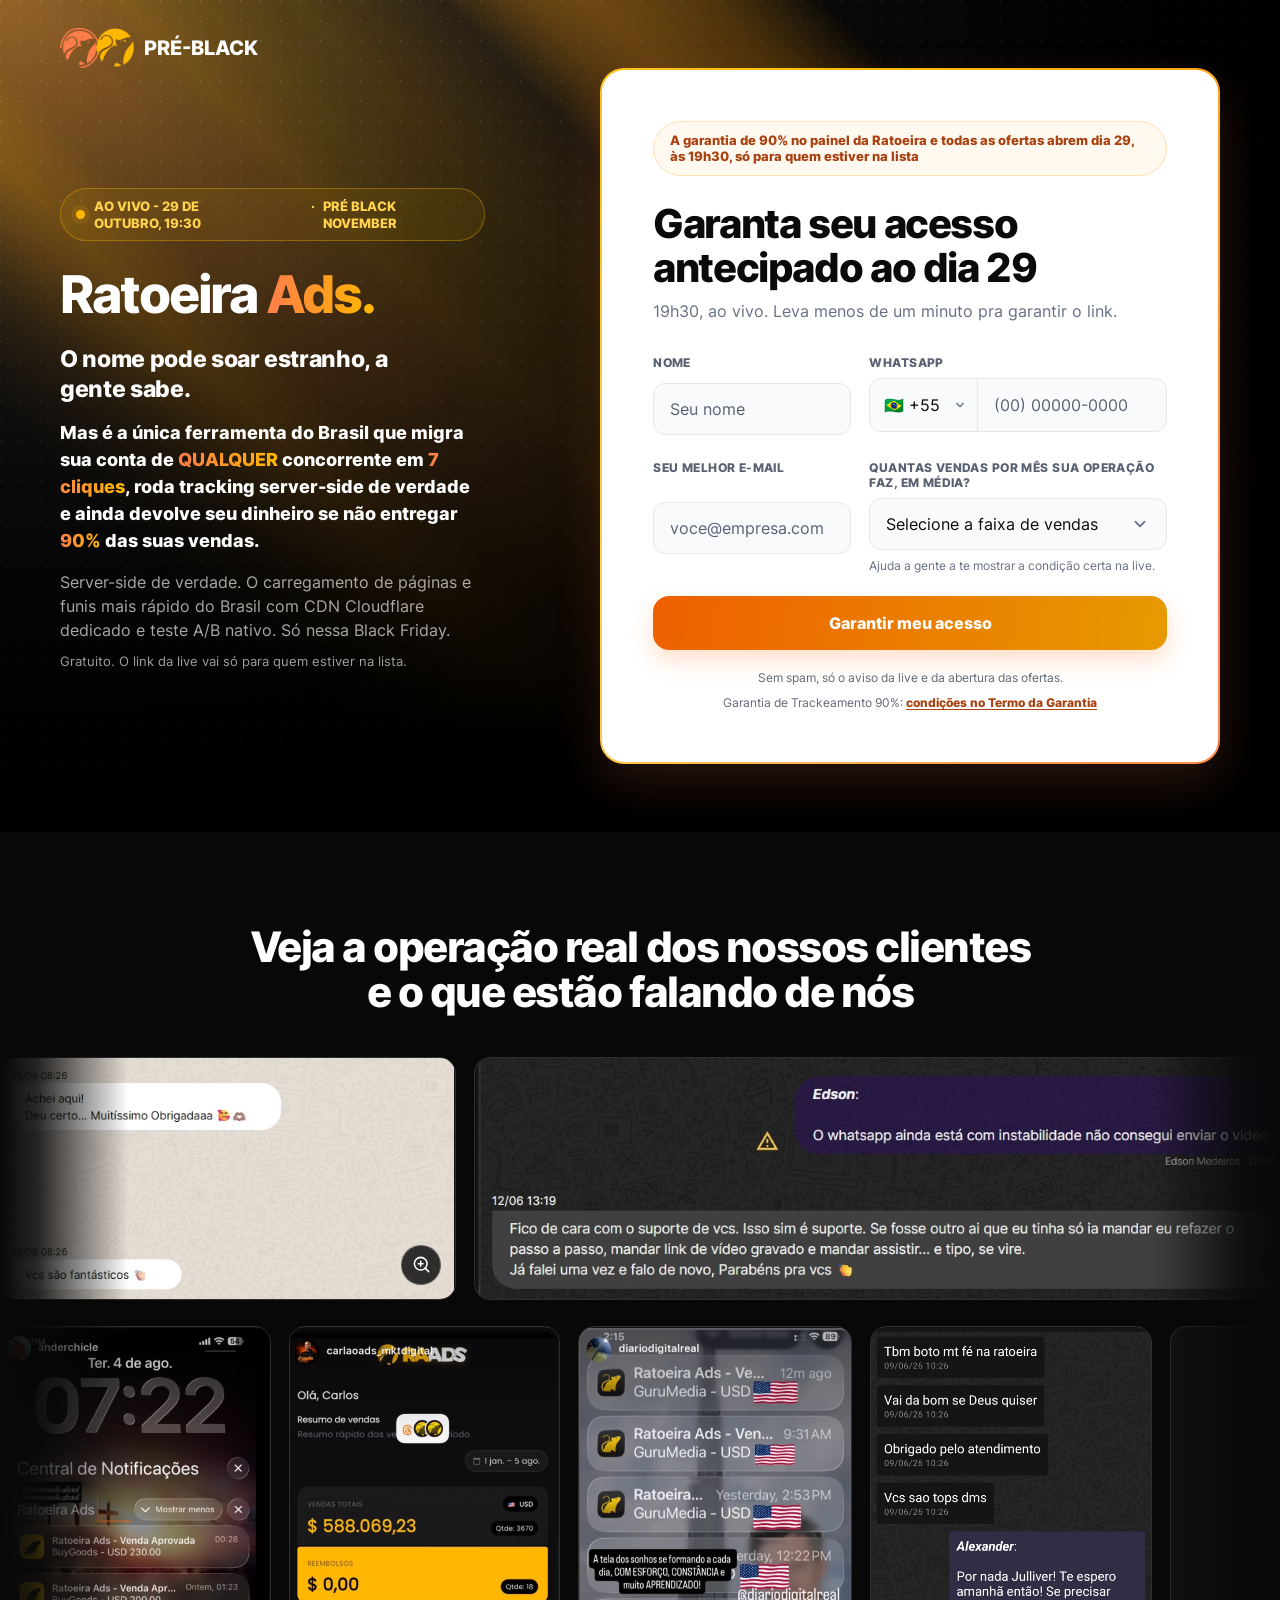
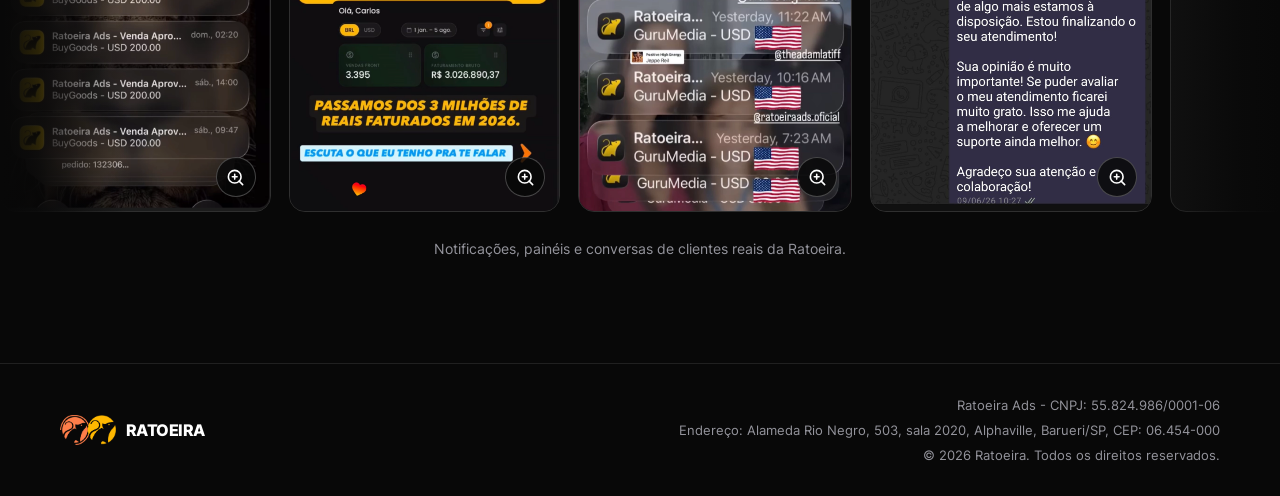
<file: index.html>
<!doctype html>
<html lang="pt-BR">
  <head>
    <!-- Google Tag Manager -->
    <script>(function(w,d,s,l,i){w[l]=w[l]||[];w[l].push({'gtm.start':new Date().getTime(),event:'gtm.js'});var f=d.getElementsByTagName(s)[0],j=d.createElement(s),dl=l!='dataLayer'?'&l='+l:'';j.async=true;j.src='https://www.googletagmanager.com/gtm.js?id='+i+dl;f.parentNode.insertBefore(j,f);})(window,document,'script','dataLayer','GTM-W9MQ5VQT');</script>
    <!-- End Google Tag Manager -->
    <meta charset="utf-8" />
    <meta name="viewport" content="width=device-width, initial-scale=1" />
    <meta name="theme-color" content="#fff7ed" />
    <meta name="description" content="Pré-Black Ratoeira · 29/10 às 19h30 | Garantia de 90% de trackeamento" />
    <meta property="og:title" content="Pré-Black Ratoeira · 29/10 às 19h30 | Garantia de 90% de trackeamento" />
    <meta property="og:description" content="Pré-Black Ratoeira · 29/10 às 19h30 | Garantia de 90% de trackeamento" />
    <meta property="og:type" content="website" />
    <meta property="og:url" content="https://black-ratoeira.com.br" />
    <title>Pré-Black Ratoeira · 29/10 às 19h30 | Garantia de 90% de trackeamento</title>
    <link rel="canonical" href="https://black-ratoeira.com.br" />
    <link rel="icon" href="assets/favicon.ico" sizes="any" />
    <link rel="icon" type="image/png" sizes="32x32" href="assets/favicon-32x32.png" />
    <link rel="apple-touch-icon" sizes="180x180" href="assets/apple-touch-icon.png" />
    <link rel="preload" href="assets/ratoeira-mark.png" as="image" />
    <link rel="preload" href="assets/inter-extra-bold.ttf" as="font" type="font/ttf" crossorigin />
    <link rel="stylesheet" href="styles.css?v=29" />
    <script src="script.js?v=8" defer></script>
    <script src="scanner.js" defer></script>
    <script src="testimonials.js?v=12" defer></script>
  </head>
  <body id="top">
    <!-- Google Tag Manager (noscript) -->
    <noscript><iframe src="https://www.googletagmanager.com/ns.html?id=GTM-W9MQ5VQT" height="0" width="0" style="display:none;visibility:hidden"></iframe></noscript>
    <!-- End Google Tag Manager (noscript) -->
    <!--
      THESIS: A campanha transforma dado real em decisão clara, sem reproduzir a landing page genérica de contagem regressiva e desconto inventado.
      OWN-WORLD: Creme pontilhado, preto profundo, dourado e laranja; tipografia sans pesada, superfícies brancas suaves e controles compactos.
      STORY: O visitante entende a oferta, identifica Ads/Pages/Hub, cadastra seu interesse e encontra prova social editorial para futura validação.
      FIRST VIEWPORT: Logo e argumento à esquerda, vídeo vertical à direita e CTA visível sem rolagem; largura contida para monitores grandes.
      FORM: Página de captação direta, primeira estrutura derivada do screenshot aprovado; seed key: supplied-current-page-recreation.
      FINISH: unreviewed and undocumented is unfinished; this build ends with the finish review, the verdict, and DESIGN.md
    -->
    <svg class="icon-defs" aria-hidden="true">
      <symbol id="star-icon" viewBox="0 0 24 24">
        <path d="m12 2.6 2.83 5.74 6.34.92-4.59 4.47 1.08 6.31L12 17.06l-5.66 2.98 1.08-6.31-4.59-4.47 6.34-.92L12 2.6Z" />
      </symbol>
      <symbol id="zoom-in-icon" viewBox="0 0 24 24">
        <circle cx="11" cy="11" r="8" />
        <path d="m21 21-4.35-4.35M11 8v6M8 11h6" />
      </symbol>
    </svg>
    <a class="skip-link" href="#oferta">Ir para o formulário</a>

    <main>
      <section class="hero" aria-labelledby="hero-title">
        <div class="hero__bg" aria-hidden="true">
          <div class="hero__streak hero__streak--1"></div>
          <div class="hero__streak hero__streak--2"></div>
          <div class="hero__streak hero__streak--3"></div>
          <div class="hero__streak hero__streak--4"></div>
          <div class="hero__streak hero__streak--5"></div>
          <div class="hero__dots"></div>
        </div>
        <div class="container hero__grid">
          <div class="hero__copy">
            <a class="brand" href="#top" aria-label="Pré-Black — início">
              <img src="assets/ratoeira-mark.png" width="660" height="467" alt="" />
              <span>PRÉ-BLACK</span>
            </a>

            <p class="campaign-badge">
              <span class="campaign-badge__dot" aria-hidden="true"></span>
              <span class="campaign-badge__copy">
                <span>AO VIVO - 29 DE OUTUBRO, 19:30</span>
                <span class="campaign-badge__separator" aria-hidden="true">·</span>
                <span>PRÉ BLACK NOVEMBER</span>
              </span>
            </p>

            <h1 id="hero-title">
              <span class="hero-title__line">Ratoeira <em>Ads.</em></span>
            </h1>
            <p class="hero__lead">O nome pode soar estranho, a gente sabe.</p>
            <p class="hero__description"><strong>Mas é a única ferramenta do Brasil que migra sua conta de <em class="text-gradient">QUALQUER</em> concorrente em <em class="text-gradient">7 cliques</em>, roda tracking server-side de verdade e ainda devolve seu dinheiro se não entregar <em class="text-gradient">90%</em> das suas vendas.</strong></p>
            <p class="hero__description hero__description--light">Server-side de verdade. O carregamento de páginas e funis mais rápido do Brasil com CDN Cloudflare dedicado e teste A/B nativo. Só nessa Black Friday.</p>
            <p class="hero__microcopy">Gratuito. O link da live vai só para quem estiver na lista.</p>
          </div>

          <div class="form-card" id="oferta">
          <p class="form-card__badge">A garantia de 90% no painel da Ratoeira e todas as ofertas abrem dia 29, às 19h30, só para quem estiver na lista</p>
          <h2 id="offer-title">Garanta seu acesso antecipado ao dia 29</h2>
          <p class="form-card__intro">19h30, ao vivo. Leva menos de um minuto pra garantir o link.</p>

          <form class="lead-form" name="black-friday-leads" method="post" action="/" data-netlify="true" data-webhook="https://n8n.srv1145908.hstgr.cloud/webhook/black-friday-2026" netlify-honeypot="website">
            <input type="hidden" name="form-name" value="black-friday-leads" />
            <input type="hidden" name="lead_id" />
            <p class="honeypot"><label>Não preencha este campo: <input name="website" autocomplete="off" tabindex="-1" /></label></p>
            <input type="hidden" name="utm_source" />
            <input type="hidden" name="utm_medium" />
            <input type="hidden" name="utm_campaign" />
            <input type="hidden" name="utm_term" />
            <input type="hidden" name="utm_content" />

            <div class="form-row">
              <div class="field">
                <label for="name">Nome</label>
                <input id="name" name="name" type="text" autocomplete="name" placeholder="Seu nome" required />
              </div>
              <div class="field">
                <label for="whatsapp">WhatsApp</label>
                <div class="phone-group">
                  <div class="select-wrap phone-group__ddi">
                    <select id="ddi" name="ddi" aria-label="DDI do país">
                      <option value="+55" selected>🇧🇷 +55</option>
                      <option value="+351">🇵🇹 +351</option>
                      <option value="+1">🇺🇸 +1</option>
                      <option value="+54">🇦🇷 +54</option>
                      <option value="+56">🇨🇱 +56</option>
                      <option value="+57">🇨🇴 +57</option>
                      <option value="+52">🇲🇽 +52</option>
                      <option value="+598">🇺🇾 +598</option>
                      <option value="+595">🇵🇾 +595</option>
                      <option value="+51">🇵🇪 +51</option>
                      <option value="+34">🇪🇸 +34</option>
                      <option value="+44">🇬🇧 +44</option>
                      <option value="+49">🇩🇪 +49</option>
                      <option value="+33">🇫🇷 +33</option>
                      <option value="+39">🇮🇹 +39</option>
                    </select>
                    <svg viewBox="0 0 24 24" aria-hidden="true"><path d="m7 9.5 5 5 5-5" fill="none" stroke="currentColor" stroke-width="2" stroke-linecap="round" stroke-linejoin="round" /></svg>
                  </div>
                  <input id="whatsapp" name="whatsapp" type="tel" inputmode="tel" autocomplete="tel-national" placeholder="(00) 00000-0000" aria-describedby="whatsapp-help whatsapp-error" required />
                </div>
                <span class="sr-only" id="whatsapp-help">Informe DDD e número do WhatsApp.</span>
                <span class="field-error" id="whatsapp-error"></span>
              </div>
            </div>

            <div class="form-row">
            <div class="field">
              <label for="email">Seu melhor e-mail</label>
              <input id="email" name="email" type="email" autocomplete="email" placeholder="voce@empresa.com" required />
            </div>

            <div class="field">
              <label for="vendas">Quantas vendas por mês sua operação faz, em média?</label>
              <div class="select-wrap">
                <select id="vendas" name="vendas" aria-describedby="vendas-help" required>
                  <option value="" selected disabled>Selecione a faixa de vendas</option>
                  <option value="Até 1.000">Até 1.000</option>
                  <option value="De 1.000 a 2.500">De 1.000 a 2.500</option>
                  <option value="De 2.500 a 5.000">De 2.500 a 5.000</option>
                  <option value="De 5.000 a 15.000">De 5.000 a 15.000</option>
                  <option value="Acima de 15.000">Acima de 15.000</option>
                </select>
                <svg viewBox="0 0 24 24" aria-hidden="true"><path d="m7 9.5 5 5 5-5" fill="none" stroke="currentColor" stroke-width="2" stroke-linecap="round" stroke-linejoin="round" /></svg>
              </div>
              <span class="field-help" id="vendas-help">Ajuda a gente a te mostrar a condição certa na live.</span>
            </div>
            </div>

            <button class="button button--submit" type="submit" data-track="form-submit">
              <span>Garantir meu acesso</span>
              <span class="button__loader" aria-hidden="true"></span>
            </button>
            <p class="form-message" role="status" aria-live="polite"></p>
            <p class="privacy-note">
              Sem spam, só o aviso da live e da abertura das ofertas.
              <span class="privacy-note__terms">Garantia de Trackeamento 90%: <a href="/termo-garantia" target="_blank" rel="noopener noreferrer">condições no <span class="privacy-note__terms-title">Termo da Garantia</span></a></span>
            </p>
          </form>
          </div>
        </div>
      </section>

      <section class="testimonials" aria-labelledby="testimonials-title">
        <div class="container testimonials__inner">
          <div class="testimonials__header">
            <h2 id="testimonials-title">Veja a operação real dos nossos clientes<br />e o que estão falando de nós</h2>
          </div>
        </div>

        <div class="testimonial-marquee testimonial-marquee--landscape" tabindex="0" aria-label="Depoimentos horizontais em movimento. No celular, deslize para navegar mais rápido; mantenha o foco para pausar.">
          <div class="testimonial-track">
            <div class="testimonial-set">
              <a class="testimonial-card testimonial-card--landscape" style="--testimonial-ratio: 559 / 298" href="assets/testimonial-feedback-fantasticos.webp" target="_blank" rel="noopener" aria-label="Abrir o depoimento sobre o atendimento em tamanho completo">
                <img src="assets/testimonial-feedback-fantasticos.webp" width="559" height="298" loading="lazy" decoding="async" alt="Cliente agradece a ajuda recebida e afirma que a equipe da Ratoeira é fantástica." />
                <span class="testimonial-card__zoom" aria-hidden="true"><svg><use href="#zoom-in-icon" /></svg></span>
              </a>
              <a class="testimonial-card testimonial-card--landscape" style="--testimonial-ratio: 1055 / 305" href="assets/testimonial-edson-suporte.webp" target="_blank" rel="noopener" aria-label="Abrir o depoimento de Edson em tamanho completo">
                <img src="assets/testimonial-edson-suporte.webp" width="1055" height="305" loading="lazy" decoding="async" alt="Edson elogia a atenção e a qualidade do suporte prestado pela equipe." />
                <span class="testimonial-card__zoom" aria-hidden="true"><svg><use href="#zoom-in-icon" /></svg></span>
              </a>
              <a class="testimonial-card testimonial-card--landscape" style="--testimonial-ratio: 1215 / 399" href="assets/testimonial-luise-atendimento.webp" target="_blank" rel="noopener" aria-label="Abrir o depoimento sobre o atendimento de Luise em tamanho completo">
                <img src="assets/testimonial-luise-atendimento.webp" width="1215" height="399" loading="lazy" decoding="async" alt="Cliente compara o atendimento da Ratoeira com outra ferramenta e dá nota máxima à equipe." />
                <span class="testimonial-card__zoom" aria-hidden="true"><svg><use href="#zoom-in-icon" /></svg></span>
              </a>
            </div>
          </div>
        </div>

        <div class="testimonial-marquee testimonial-marquee--portrait" tabindex="0" aria-label="Depoimentos verticais em movimento. No celular, deslize para navegar mais rápido; mantenha o foco para pausar.">
          <div class="testimonial-track">
            <div class="testimonial-set">
              <a class="testimonial-card testimonial-card--portrait" style="--testimonial-ratio: 937 / 1683" href="assets/testimonial-vendas-buygoods.webp" target="_blank" rel="noopener" aria-label="Abrir o registro de vendas aprovadas na BuyGoods em tamanho completo">
                <img src="assets/testimonial-vendas-buygoods.webp" width="937" height="1683" loading="lazy" decoding="async" alt="Notificações de vendas aprovadas em dólar pela Ratoeira na plataforma BuyGoods." />
                <span class="testimonial-card__zoom" aria-hidden="true"><svg><use href="#zoom-in-icon" /></svg></span>
              </a>
              <a class="testimonial-card testimonial-card--portrait" style="--testimonial-ratio: 938 / 1682" href="assets/testimonial-faturamento-carlos.webp" target="_blank" rel="noopener" aria-label="Abrir o resultado de faturamento de Carlos em tamanho completo">
                <img src="assets/testimonial-faturamento-carlos.webp" width="938" height="1682" loading="lazy" decoding="async" alt="Resultado compartilhado por Carlos com mais de três milhões de reais faturados em 2026." />
                <span class="testimonial-card__zoom" aria-hidden="true"><svg><use href="#zoom-in-icon" /></svg></span>
              </a>
              <a class="testimonial-card testimonial-card--portrait" style="--testimonial-ratio: 941 / 1668" href="assets/testimonial-vendas-gurumedia.webp" target="_blank" rel="noopener" aria-label="Abrir o registro de vendas aprovadas na GuruMedia em tamanho completo">
                <img src="assets/testimonial-vendas-gurumedia.webp" width="941" height="1668" loading="lazy" decoding="async" alt="Sequência de notificações de vendas aprovadas em dólar pela Ratoeira na plataforma GuruMedia." />
                <span class="testimonial-card__zoom" aria-hidden="true"><svg><use href="#zoom-in-icon" /></svg></span>
              </a>
              <a class="testimonial-card testimonial-card--portrait" style="--testimonial-ratio: 1080 / 1865" href="assets/testimonial-julliver-atendimento.webp" target="_blank" rel="noopener" aria-label="Abrir o depoimento de Julliver em tamanho completo">
                <img src="assets/testimonial-julliver-atendimento.webp" width="1080" height="1865" loading="lazy" decoding="async" alt="Julliver demonstra confiança na Ratoeira e agradece pelo atendimento recebido." />
                <span class="testimonial-card__zoom" aria-hidden="true"><svg><use href="#zoom-in-icon" /></svg></span>
              </a>
              <a class="testimonial-card testimonial-card--portrait" style="--testimonial-ratio: 951 / 1711" href="assets/testimonial-faturamento-julho-carlos.webp" target="_blank" rel="noopener" aria-label="Abrir o resultado de faturamento de julho de Carlos em tamanho completo">
                <img src="assets/testimonial-faturamento-julho-carlos.webp" width="951" height="1711" loading="lazy" decoding="async" alt="Carlos compartilha o resultado de julho com faturamento em dólar e dados de tráfego." />
                <span class="testimonial-card__zoom" aria-hidden="true"><svg><use href="#zoom-in-icon" /></svg></span>
              </a>
              <a class="testimonial-card testimonial-card--portrait" style="--testimonial-ratio: 952 / 1672" href="assets/testimonial-vendas-mediascalers.webp" target="_blank" rel="noopener" aria-label="Abrir o registro de vendas da MediaScalers em tamanho completo">
                <img src="assets/testimonial-vendas-mediascalers.webp" width="952" height="1672" loading="lazy" decoding="async" alt="Sequência de notificações de vendas em dólar pela Ratoeira nas plataformas MediaScalers e GuruMedia." />
                <span class="testimonial-card__zoom" aria-hidden="true"><svg><use href="#zoom-in-icon" /></svg></span>
              </a>
              <a class="testimonial-card testimonial-card--portrait" style="--testimonial-ratio: 937 / 1671" href="assets/testimonial-vendas-buygoods-agosto.webp" target="_blank" rel="noopener" aria-label="Abrir o registro de vendas da BuyGoods em agosto em tamanho completo">
                <img src="assets/testimonial-vendas-buygoods-agosto.webp" width="937" height="1671" loading="lazy" decoding="async" alt="Notificações de vendas aprovadas em dólar pela Ratoeira na BuyGoods em agosto." />
                <span class="testimonial-card__zoom" aria-hidden="true"><svg><use href="#zoom-in-icon" /></svg></span>
              </a>
            </div>
          </div>
        </div>
        <p class="container testimonials__caption">Notificações, painéis e conversas de clientes reais da Ratoeira.</p>
        <a class="container mobile-cta" href="#oferta" data-track="mobile-testimonials-cta">Garantir meu acesso antecipado</a>
      </section>
    </main>

    <footer class="footer">
      <div class="container footer__inner">
        <a class="brand brand--inverse" href="#top" aria-label="Ratoeira — voltar ao início">
          <img src="assets/ratoeira-mark.png" width="660" height="467" alt="" />
          <span>RATOEIRA</span>
        </a>
        <div class="footer__legal">
          <p>Ratoeira Ads - CNPJ: 55.824.986/0001-06</p>
          <address>Endereço: Alameda Rio Negro, 503, sala 2020, Alphaville, Barueri/SP, CEP: 06.454-000</address>
          <p>© 2026 Ratoeira. Todos os direitos reservados.</p>
        </div>
      </div>
    </footer>
  </body>
</html>
</file>
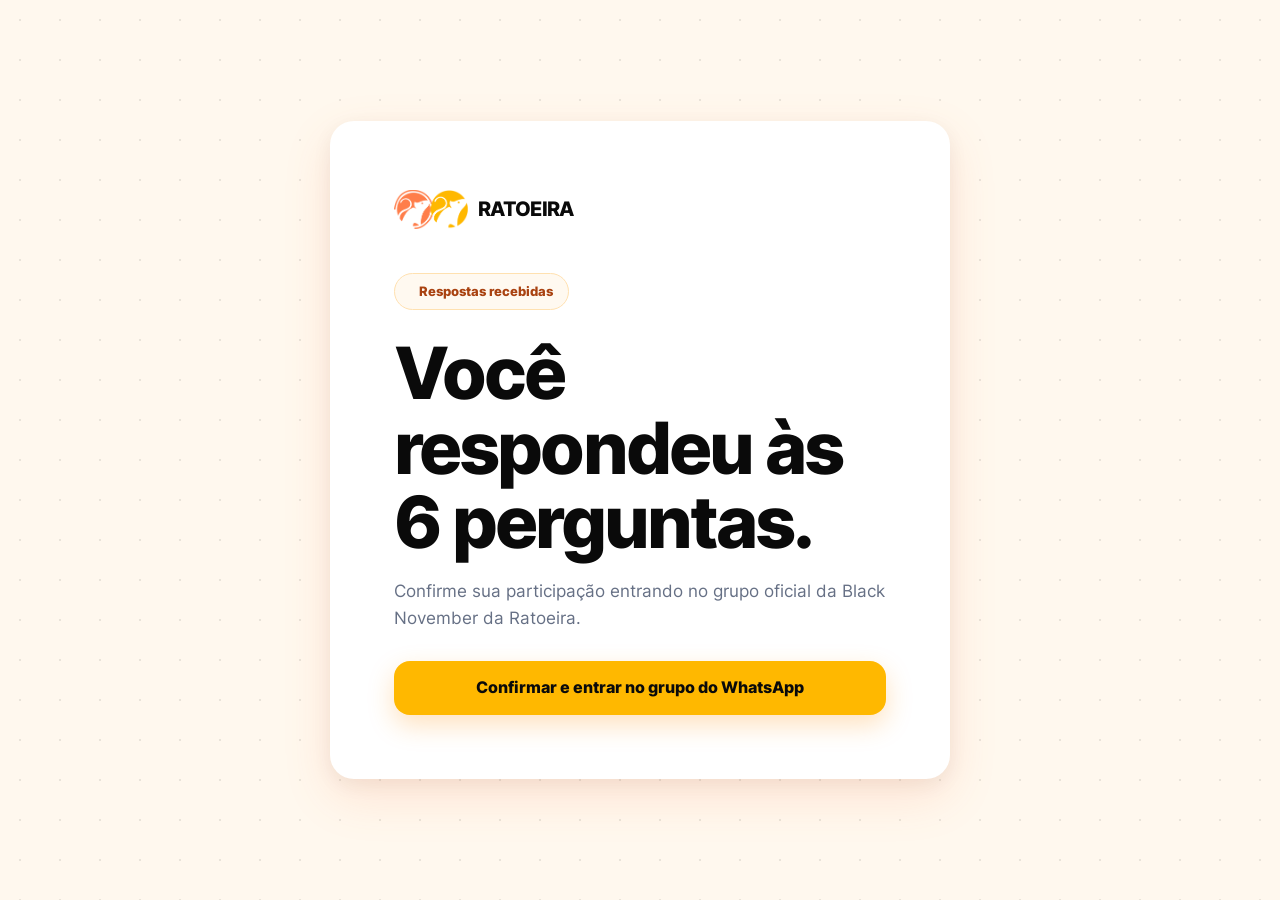
<file: obrigado.html>
<!doctype html>
<html lang="pt-BR">
  <head>
    <!-- Google Tag Manager -->
    <script>(function(w,d,s,l,i){w[l]=w[l]||[];w[l].push({'gtm.start':new Date().getTime(),event:'gtm.js'});var f=d.getElementsByTagName(s)[0],j=d.createElement(s),dl=l!='dataLayer'?'&l='+l:'';j.async=true;j.src='https://www.googletagmanager.com/gtm.js?id='+i+dl;f.parentNode.insertBefore(j,f);})(window,document,'script','dataLayer','GTM-W9MQ5VQT');</script>
    <!-- End Google Tag Manager -->
    <meta charset="utf-8" />
    <meta name="viewport" content="width=device-width, initial-scale=1" />
    <meta name="theme-color" content="#fff8ee" />
    <meta name="robots" content="noindex" />
    <title>Cadastro recebido | Ratoeira</title>
    <link rel="canonical" href="https://black-ratoeira.com.br/obrigado" />
    <link rel="icon" href="assets/favicon.ico" sizes="any" />
    <link rel="icon" type="image/png" sizes="32x32" href="assets/favicon-32x32.png" />
    <link rel="apple-touch-icon" sizes="180x180" href="assets/apple-touch-icon.png" />
    <link rel="preload" href="assets/inter-extra-bold.ttf" as="font" type="font/ttf" crossorigin />
    <link rel="stylesheet" href="styles.css" />
  </head>
  <body class="thanks-page">
    <!-- Google Tag Manager (noscript) -->
    <noscript><iframe src="https://www.googletagmanager.com/ns.html?id=GTM-W9MQ5VQT" height="0" width="0" style="display:none;visibility:hidden"></iframe></noscript>
    <!-- End Google Tag Manager (noscript) -->
    <!-- Confirmation page inherits the campaign's visual language and keeps the next action explicit. -->
    <main class="thanks">
      <div class="thanks__card">
        <a class="brand" href="https://black-ratoeira.com.br" aria-label="Ratoeira — início">
          <img src="assets/ratoeira-mark.png" width="660" height="467" alt="" />
          <span>RATOEIRA</span>
        </a>
        <p class="campaign-badge"><span aria-hidden="true"></span>Respostas recebidas</p>
        <h1>Você respondeu às 6 perguntas.</h1>
        <p>Confirme sua participação entrando no grupo oficial da Black November da Ratoeira.</p>
        <a class="button button--primary group-cta" href="https://chat.whatsapp.com/LUz9dKTeM7v2tTAhGQHFv8" target="_blank" rel="noopener noreferrer">Confirmar e entrar no grupo do WhatsApp</a>
      </div>
    </main>
  </body>
</html>
</file>
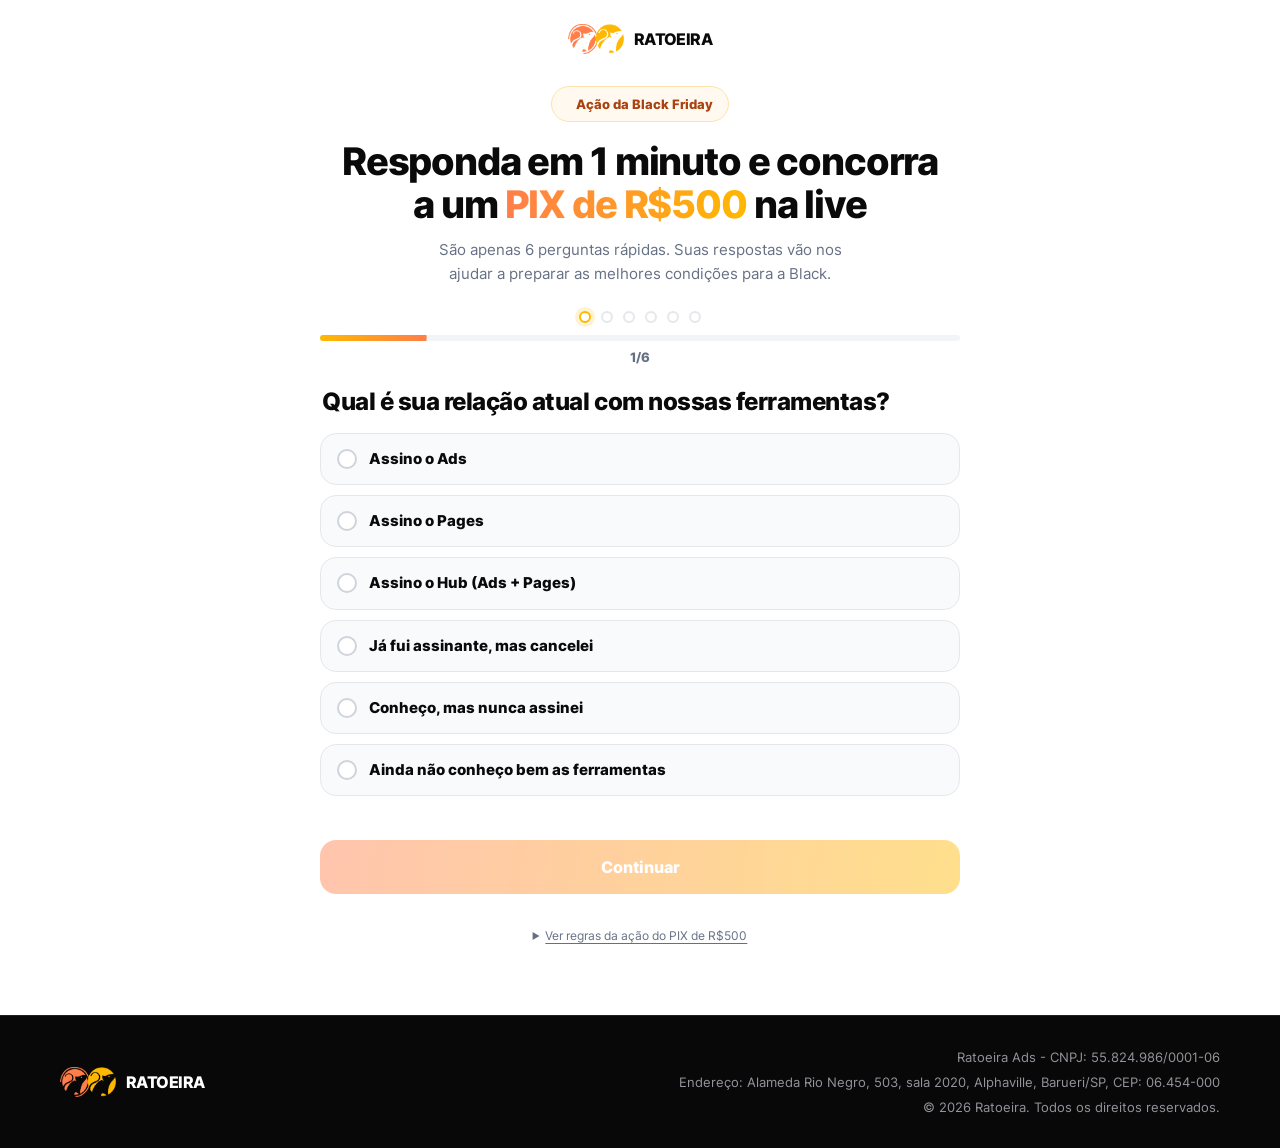
<file: qualificacao.html>
<!doctype html>
<html lang="pt-BR">
  <head>
    <script>
    (function () {
      try {
        var u = new URL(location.href), p = u.searchParams, d = {}, achou = false;
        ["email", "nome", "whatsapp", "vendas"].forEach(function (k) {
          if (p.has(k)) { d[k] = p.get(k); p.delete(k); achou = true; }
        });
        if (achou) {
          sessionStorage.setItem("bf_lead_url", JSON.stringify(d));
          history.replaceState(null, "", u.pathname + (p.toString() ? "?" + p.toString() : "") + u.hash);
        }
      } catch (e) {}
    })();
    </script>
    <!-- Google Tag Manager -->
    <script>(function(w,d,s,l,i){w[l]=w[l]||[];w[l].push({'gtm.start':new Date().getTime(),event:'gtm.js'});var f=d.getElementsByTagName(s)[0],j=d.createElement(s),dl=l!='dataLayer'?'&l='+l:'';j.async=true;j.src='https://www.googletagmanager.com/gtm.js?id='+i+dl;f.parentNode.insertBefore(j,f);})(window,document,'script','dataLayer','GTM-W9MQ5VQT');</script>
    <!-- End Google Tag Manager -->
    <meta charset="utf-8" />
    <meta name="viewport" content="width=device-width, initial-scale=1" />
    <meta name="theme-color" content="#ffffff" />
    <meta name="robots" content="noindex" />
    <meta name="description" content="Responda 6 perguntas rápidas e concorra a um PIX de R$500 na live da Black Friday Ratoeira." />
    <title>Qualificação Black Friday | Ratoeira</title>
    <link rel="canonical" href="https://black-ratoeira.com.br/qualificacao" />
    <link rel="icon" href="assets/favicon.ico" sizes="any" />
    <link rel="icon" type="image/png" sizes="32x32" href="assets/favicon-32x32.png" />
    <link rel="apple-touch-icon" sizes="180x180" href="assets/apple-touch-icon.png" />
    <link rel="preload" href="assets/inter-extra-bold.ttf" as="font" type="font/ttf" crossorigin />
    <link rel="stylesheet" href="styles.css" />
    <link rel="stylesheet" href="qualificacao.css?v=3" />
    <script src="qualificacao.js?v=8" defer></script>
  </head>
  <body class="quali-page">
    <!-- Google Tag Manager (noscript) -->
    <noscript><iframe src="https://www.googletagmanager.com/ns.html?id=GTM-W9MQ5VQT" height="0" width="0" style="display:none;visibility:hidden"></iframe></noscript>
    <!-- End Google Tag Manager (noscript) -->

    <header class="quali-header">
      <a class="brand" href="https://black-ratoeira.com.br" aria-label="Ratoeira — início">
        <img src="assets/ratoeira-mark.png" width="660" height="467" alt="" />
        <span>RATOEIRA</span>
      </a>
    </header>

    <main class="quali-main">
      <div class="quali-container">

        <div class="quali-intro">
          <p class="campaign-badge">
            <span aria-hidden="true"></span>
            Ação da Black Friday
          </p>
          <h1>Responda em 1 minuto e concorra a um <em>PIX de R$500</em> na live</h1>
          <p class="quali-sub">São apenas 6 perguntas rápidas. Suas respostas vão nos ajudar a preparar as melhores condições para a Black.</p>
        </div>

        <div class="quiz" id="quiz">
          <div class="quiz__progress" aria-hidden="false">
            <div class="quiz__steps" role="tablist" aria-label="Progresso das perguntas">
              <button type="button" class="quiz__dot is-current" data-goto="1" aria-label="Pergunta 1"></button>
              <button type="button" class="quiz__dot" data-goto="2" aria-label="Pergunta 2" disabled></button>
              <button type="button" class="quiz__dot" data-goto="3" aria-label="Pergunta 3" disabled></button>
              <button type="button" class="quiz__dot" data-goto="4" aria-label="Pergunta 4" disabled></button>
              <button type="button" class="quiz__dot" data-goto="5" aria-label="Pergunta 5" disabled></button>
              <button type="button" class="quiz__dot" data-goto="6" aria-label="Pergunta 6" disabled></button>
            </div>
            <div class="quiz__bar"><div class="quiz__bar-fill" id="quiz-bar-fill"></div></div>
            <p class="quiz__count"><span id="quiz-current">1</span>/6</p>
          </div>

          <form id="quiz-form" name="black-friday-qualificacao" method="post" action="https://black-ratoeira.com.br/obrigado" data-netlify="true" data-webhook="https://n8n.srv1145908.hstgr.cloud/webhook/black-friday-2026" netlify-honeypot="website" novalidate>
            <input type="hidden" name="form-name" value="black-friday-qualificacao" />
            <p class="honeypot"><label>Não preencha este campo: <input name="website" autocomplete="off" tabindex="-1" /></label></p>

            <!-- Dados do lead vindos da página 1 (associação no CRM) -->
            <input type="hidden" name="lead_id" />
            <input type="hidden" name="lead_nome" />
            <input type="hidden" name="lead_email" />
            <input type="hidden" name="lead_whatsapp" />
            <input type="hidden" name="lead_vendas" />
            <input type="hidden" name="utm_source" />
            <input type="hidden" name="utm_medium" />
            <input type="hidden" name="utm_campaign" />
            <input type="hidden" name="utm_term" />
            <input type="hidden" name="utm_content" />
            <input type="hidden" name="qualified_at" />

            <!-- Pergunta 1 -->
            <fieldset class="quiz__step is-active" data-step="1" data-type="radio">
              <legend>Qual é sua relação atual com nossas ferramentas?</legend>
              <div class="quiz__options">
                <label class="quiz-option"><input type="radio" name="relacao" value="Assino o Ads" /><span>Assino o Ads</span></label>
                <label class="quiz-option"><input type="radio" name="relacao" value="Assino o Pages" /><span>Assino o Pages</span></label>
                <label class="quiz-option"><input type="radio" name="relacao" value="Assino o Hub (Ads + Pages)" /><span>Assino o Hub (Ads + Pages)</span></label>
                <label class="quiz-option"><input type="radio" name="relacao" value="Já fui assinante, mas cancelei" /><span>Já fui assinante, mas cancelei</span></label>
                <label class="quiz-option"><input type="radio" name="relacao" value="Conheço, mas nunca assinei" /><span>Conheço, mas nunca assinei</span></label>
                <label class="quiz-option"><input type="radio" name="relacao" value="Ainda não conheço bem as ferramentas" /><span>Ainda não conheço bem as ferramentas</span></label>
              </div>
            </fieldset>

            <!-- Pergunta 2 -->
            <fieldset class="quiz__step" data-step="2" data-type="checkbox" data-min="1">
              <legend>Em quais fontes de tráfego você anuncia atualmente?</legend>
              <p class="quiz__hint">Selecione todas as opções que se aplicam.</p>
              <div class="quiz__options">
                <label class="quiz-option"><input type="checkbox" name="fontes" value="Meta Ads" /><span>Meta Ads</span></label>
                <label class="quiz-option"><input type="checkbox" name="fontes" value="Google Ads" /><span>Google Ads</span></label>
                <label class="quiz-option"><input type="checkbox" name="fontes" value="TikTok Ads" /><span>TikTok Ads</span></label>
                <label class="quiz-option"><input type="checkbox" name="fontes" value="Taboola" /><span>Taboola</span></label>
                <label class="quiz-option"><input type="checkbox" name="fontes" value="NewsBreak" /><span>NewsBreak</span></label>
                <label class="quiz-option"><input type="checkbox" name="fontes" value="MGID" /><span>MGID</span></label>
                <label class="quiz-option"><input type="checkbox" name="fontes" value="RevContent" /><span>RevContent</span></label>
                <label class="quiz-option"><input type="checkbox" name="fontes" value="Outras" data-other="fontes_outras" /><span>Outras</span></label>
                <label class="quiz-option"><input type="checkbox" name="fontes" value="Ainda não anuncio" data-exclusive /><span>Ainda não anuncio</span></label>
              </div>
              <div class="quiz__other" id="wrap-fontes_outras" hidden>
                <label for="fontes_outras">Quais? <small>(opcional)</small></label>
                <input type="text" id="fontes_outras" name="fontes_outras" placeholder="Ex.: Pinterest Ads, Kwai Ads..." />
              </div>
            </fieldset>

            <!-- Pergunta 3 -->
            <fieldset class="quiz__step" data-step="3" data-type="radio">
              <legend>Qual dessas frases melhor descreve você para esta Black?</legend>
              <div class="quiz__options">
                <label class="quiz-option"><input type="radio" name="intencao" value="Quero assinar uma ferramenta pela primeira vez" /><span>Quero assinar uma ferramenta pela primeira vez</span></label>
                <label class="quiz-option"><input type="radio" name="intencao" value="Quero voltar a usar uma ferramenta que já assinei" /><span>Quero voltar a usar uma ferramenta que já assinei</span></label>
                <label class="quiz-option"><input type="radio" name="intencao" value="Quero renovar ou estender meu plano atual" /><span>Quero renovar ou estender meu plano atual</span></label>
                <label class="quiz-option"><input type="radio" name="intencao" value="Quero fazer upgrade para o Hub" /><span>Quero fazer upgrade para o Hub</span></label>
                <label class="quiz-option"><input type="radio" name="intencao" value="Estou comparando com outras ferramentas" /><span>Estou comparando com outras ferramentas</span></label>
                <label class="quiz-option"><input type="radio" name="intencao" value="Tenho interesse, mas preciso entender melhor o custo-benefício" /><span>Tenho interesse, mas preciso entender melhor o custo-benefício</span></label>
                <label class="quiz-option"><input type="radio" name="intencao" value="Quero apenas conhecer as ofertas" /><span>Quero apenas conhecer as ofertas</span></label>
              </div>
            </fieldset>

            <!-- Pergunta 4 -->
            <fieldset class="quiz__step" data-step="4" data-type="checkbox" data-min="1" data-max="2">
              <legend>O que você mais gostaria de encontrar na Black?</legend>
              <p class="quiz__hint">Escolha até duas opções.</p>
              <div class="quiz__options">
                <label class="quiz-option"><input type="checkbox" name="ofertas" value="Plano vitalício" /><span>Plano vitalício</span></label>
                <label class="quiz-option"><input type="checkbox" name="ofertas" value="Maior desconto possível nos planos" /><span>Maior desconto possível nos planos</span></label>
                <label class="quiz-option"><input type="checkbox" name="ofertas" value="Combo Ads + Pages" /><span>Combo Ads + Pages</span></label>
                <label class="quiz-option"><input type="checkbox" name="ofertas" value="Cursos e treinamentos" /><span>Cursos e treinamentos</span></label>
                <label class="quiz-option"><input type="checkbox" name="ofertas" value="Eventos e mentorias" /><span>Eventos e mentorias</span></label>
                <label class="quiz-option"><input type="checkbox" name="ofertas" value="Templates, páginas ou materiais prontos" /><span>Templates, páginas ou materiais prontos</span></label>
                <label class="quiz-option"><input type="checkbox" name="ofertas" value="Bônus exclusivos" /><span>Bônus exclusivos</span></label>
                <label class="quiz-option"><input type="checkbox" name="ofertas" value="Condições especiais de parcelamento" /><span>Condições especiais de parcelamento</span></label>
              </div>
            </fieldset>

            <!-- Pergunta 5 -->
            <fieldset class="quiz__step" data-step="5" data-type="checkbox" data-min="1">
              <legend>O que poderia impedir você de aproveitar uma oferta na Black?</legend>
              <p class="quiz__hint">Selecione todas as opções que se aplicam.</p>
              <div class="quiz__options">
                <label class="quiz-option"><input type="checkbox" name="objecoes" value="O preço ficar acima do que posso investir" /><span>O preço ficar acima do que posso investir</span></label>
                <label class="quiz-option"><input type="checkbox" name="objecoes" value="Não ter certeza se a ferramenta serve para mim" /><span>Não ter certeza se a ferramenta serve para mim</span></label>
                <label class="quiz-option"><input type="checkbox" name="objecoes" value="Não entender claramente como utilizar" /><span>Não entender claramente como utilizar</span></label>
                <label class="quiz-option"><input type="checkbox" name="objecoes" value="Não ter tempo para implementar" /><span>Não ter tempo para implementar</span></label>
                <label class="quiz-option"><input type="checkbox" name="objecoes" value="Já utilizar outra ferramenta" /><span>Já utilizar outra ferramenta</span></label>
                <label class="quiz-option"><input type="checkbox" name="objecoes" value="Precisar conversar com um sócio ou equipe" /><span>Precisar conversar com um sócio ou equipe</span></label>
                <label class="quiz-option"><input type="checkbox" name="objecoes" value="A condição de pagamento" /><span>A condição de pagamento</span></label>
                <label class="quiz-option"><input type="checkbox" name="objecoes" value="Não encontrar o plano ou produto que quero" /><span>Não encontrar o plano ou produto que quero</span></label>
                <label class="quiz-option"><input type="checkbox" name="objecoes" value="Nada — se a oferta fizer sentido, estou pronto para comprar" data-exclusive /><span>Nada — se a oferta fizer sentido, estou pronto para comprar</span></label>
                <label class="quiz-option"><input type="checkbox" name="objecoes" value="Outro" data-other="objecoes_outro" /><span>Outro</span></label>
              </div>
              <div class="quiz__other" id="wrap-objecoes_outro" hidden>
                <label for="objecoes_outro">Conte em poucas palavras: <small>(opcional)</small></label>
                <input type="text" id="objecoes_outro" name="objecoes_outro" placeholder="Escreva aqui..." />
              </div>
            </fieldset>

            <!-- Pergunta 6 -->
            <fieldset class="quiz__step" data-step="6" data-type="radio">
              <legend>A Ratoeira está preparando um mega evento presencial em Campinas/SP no mês de abril/27, com as maiores mentes do mercado para você mudar seu jogo (e também teremos entrega de plaquinha). Qual seu nível de interesse em participar do evento?</legend>
              <div class="quiz__options">
                <label class="quiz-option"><input type="radio" name="interesse_evento" value="Não tenho interesse" /><span>Não tenho interesse</span></label>
                <label class="quiz-option"><input type="radio" name="interesse_evento" value="Tenho interesse, mas depende do preço" /><span>Tenho interesse, mas depende do preço</span></label>
                <label class="quiz-option"><input type="radio" name="interesse_evento" value="Tenho total interesse e participarei" /><span>Tenho total interesse e participarei</span></label>
              </div>
            </fieldset>

            <p class="quiz__error" id="quiz-error" role="alert"></p>

            <div class="quiz__nav">
              <button type="button" class="button quiz__prev" id="quiz-prev" hidden>Anterior</button>
              <button type="button" class="button quiz__next" id="quiz-next" disabled>
                <span>Continuar</span>
                <span class="button__loader" aria-hidden="true"></span>
              </button>
            </div>
          </form>

        </div>

        <details class="quali-rules">
          <summary>Ver regras da ação do PIX de R$500</summary>
          <p>Ao preencher todas as perguntas acima e enviar o formulário no final, você terá seu cadastro para concorrer ao PIX de R$500 ativado. Para ganhar, você precisa estar <strong>AO VIVO na live de Pré-Black no dia 29/10/2026, às 19h30</strong>, quando o sorteio ocorrerá. Caso não esteja presente, haverá um novo sorteio até que o vencedor esteja ao vivo.</p>
        </details>
      </div>
    </main>

    <footer class="footer">
      <div class="container footer__inner">
        <a class="brand brand--inverse" href="https://black-ratoeira.com.br" aria-label="Ratoeira — voltar ao início">
          <img src="assets/ratoeira-mark.png" width="660" height="467" alt="" />
          <span>RATOEIRA</span>
        </a>
        <div class="footer__legal">
          <p>Ratoeira Ads - CNPJ: 55.824.986/0001-06</p>
          <address>Endereço: Alameda Rio Negro, 503, sala 2020, Alphaville, Barueri/SP, CEP: 06.454-000</address>
          <p>© 2026 Ratoeira. Todos os direitos reservados.</p>
        </div>
      </div>
    </footer>
  </body>
</html>
</file>
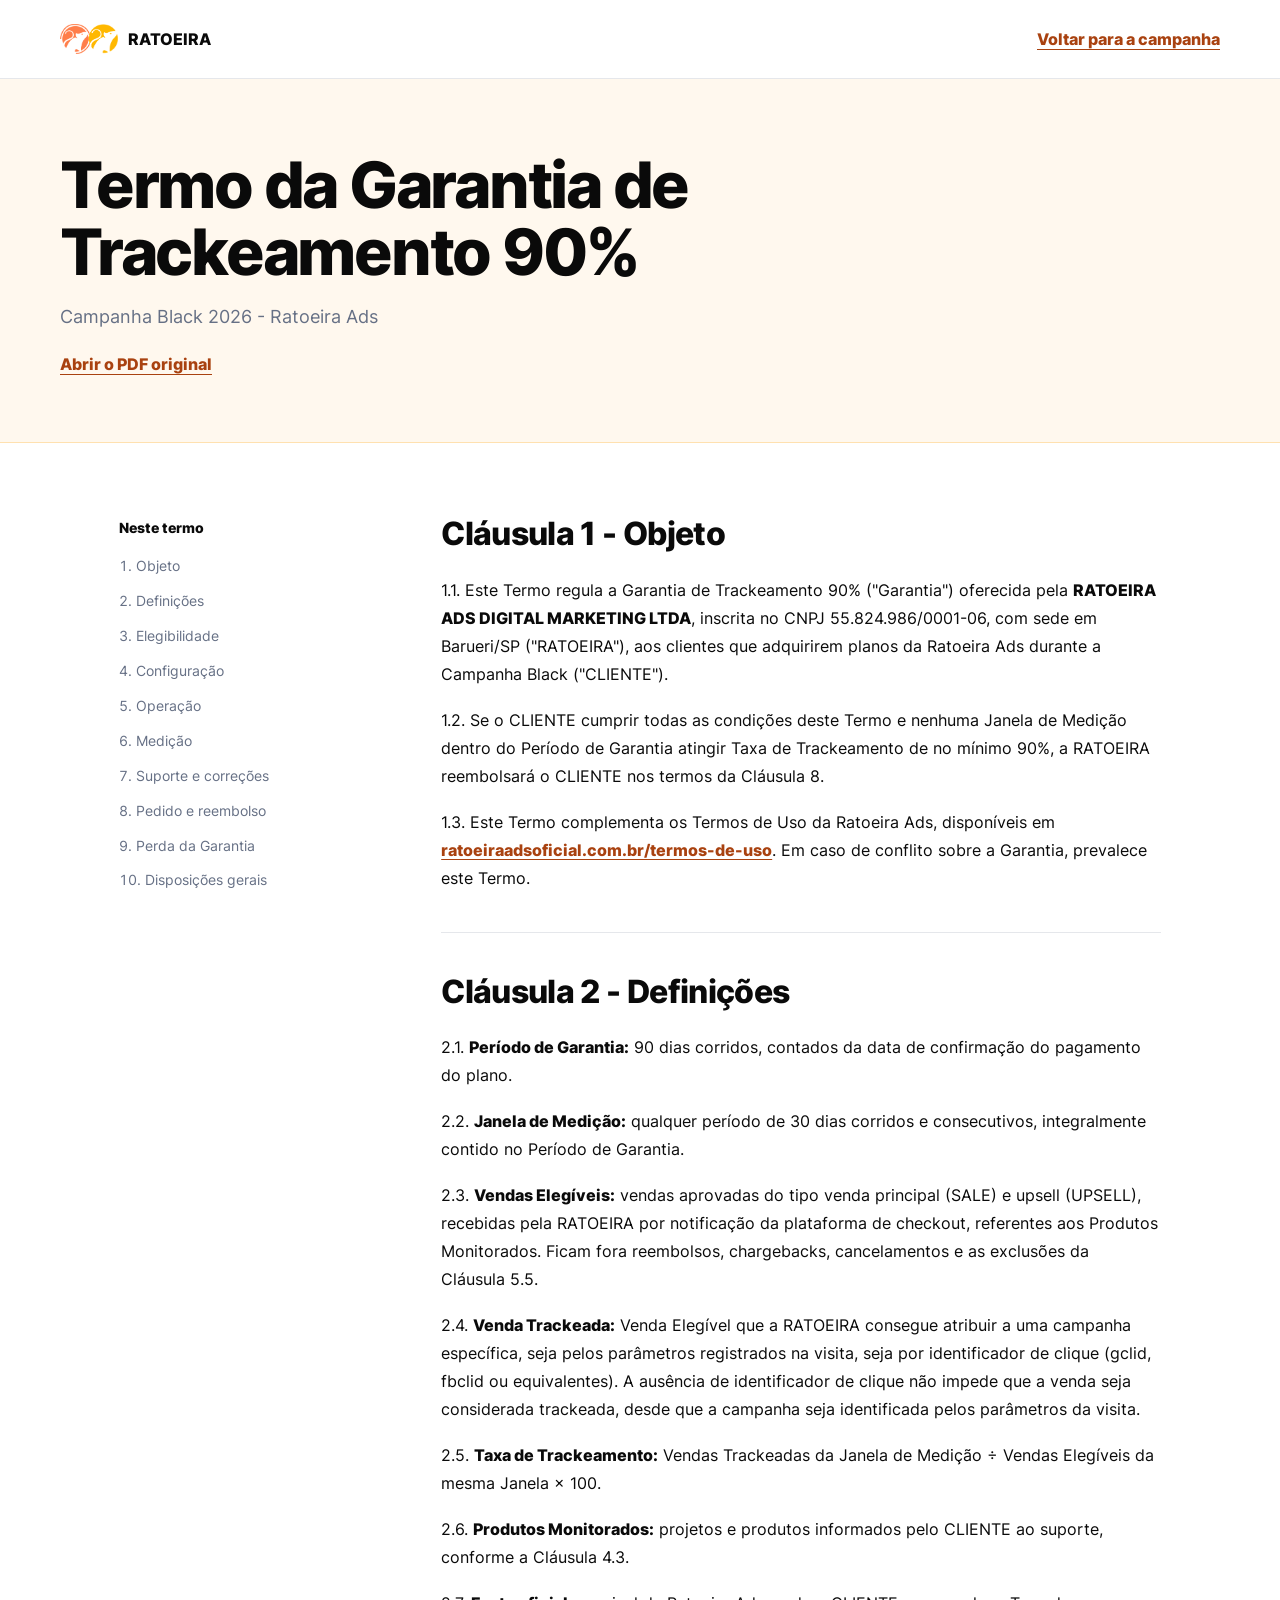
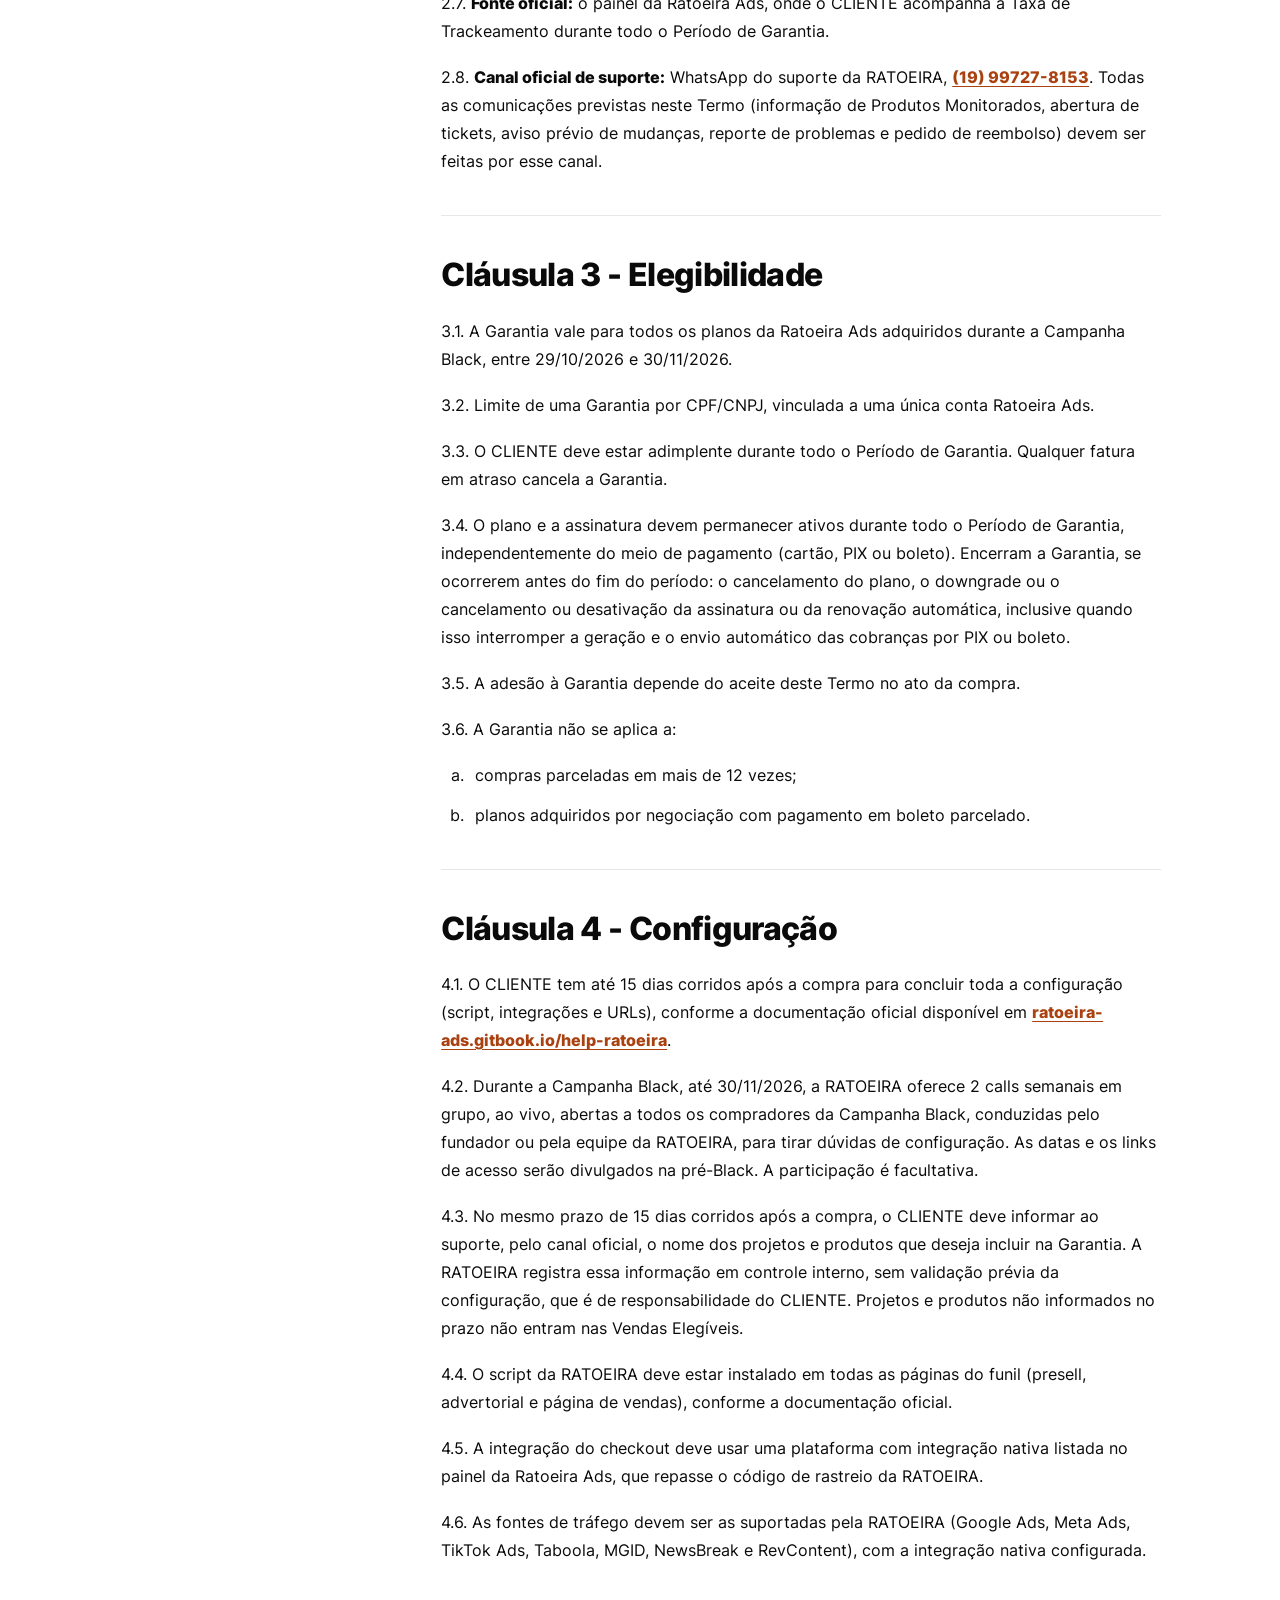
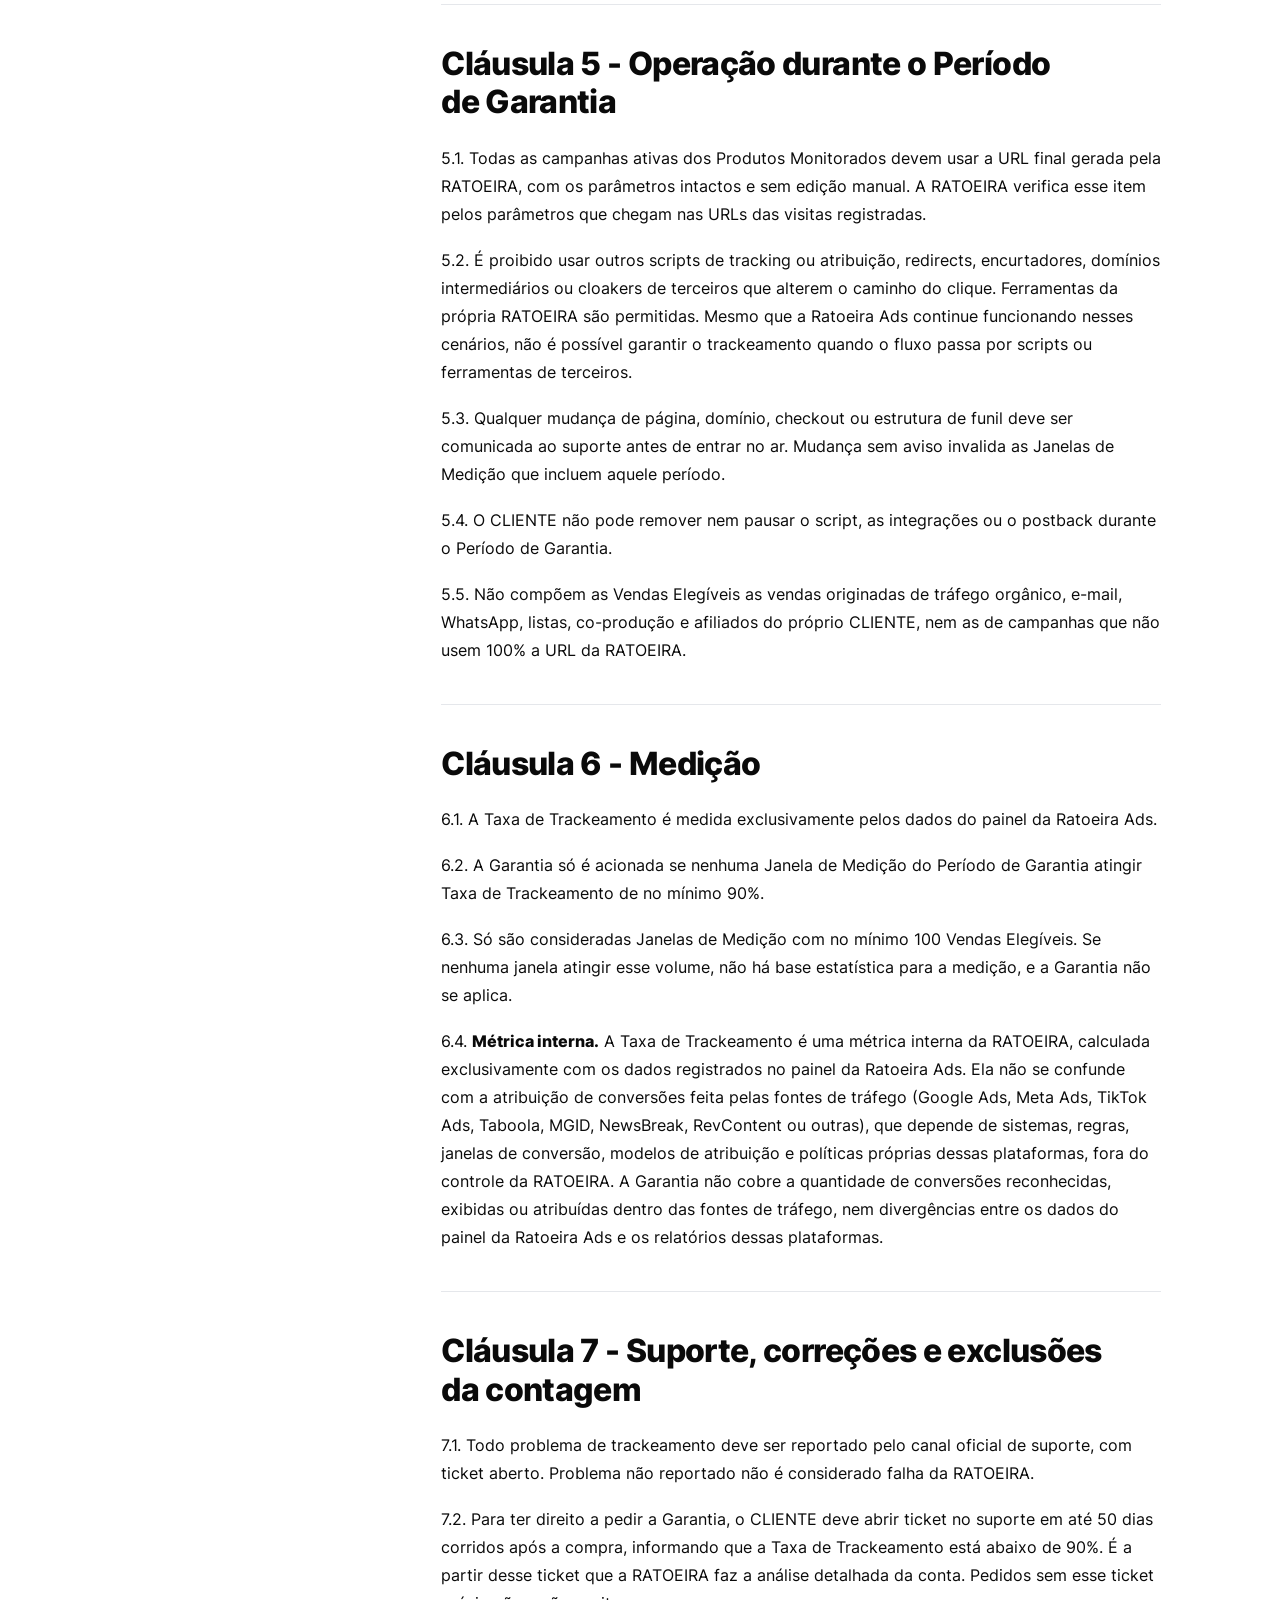
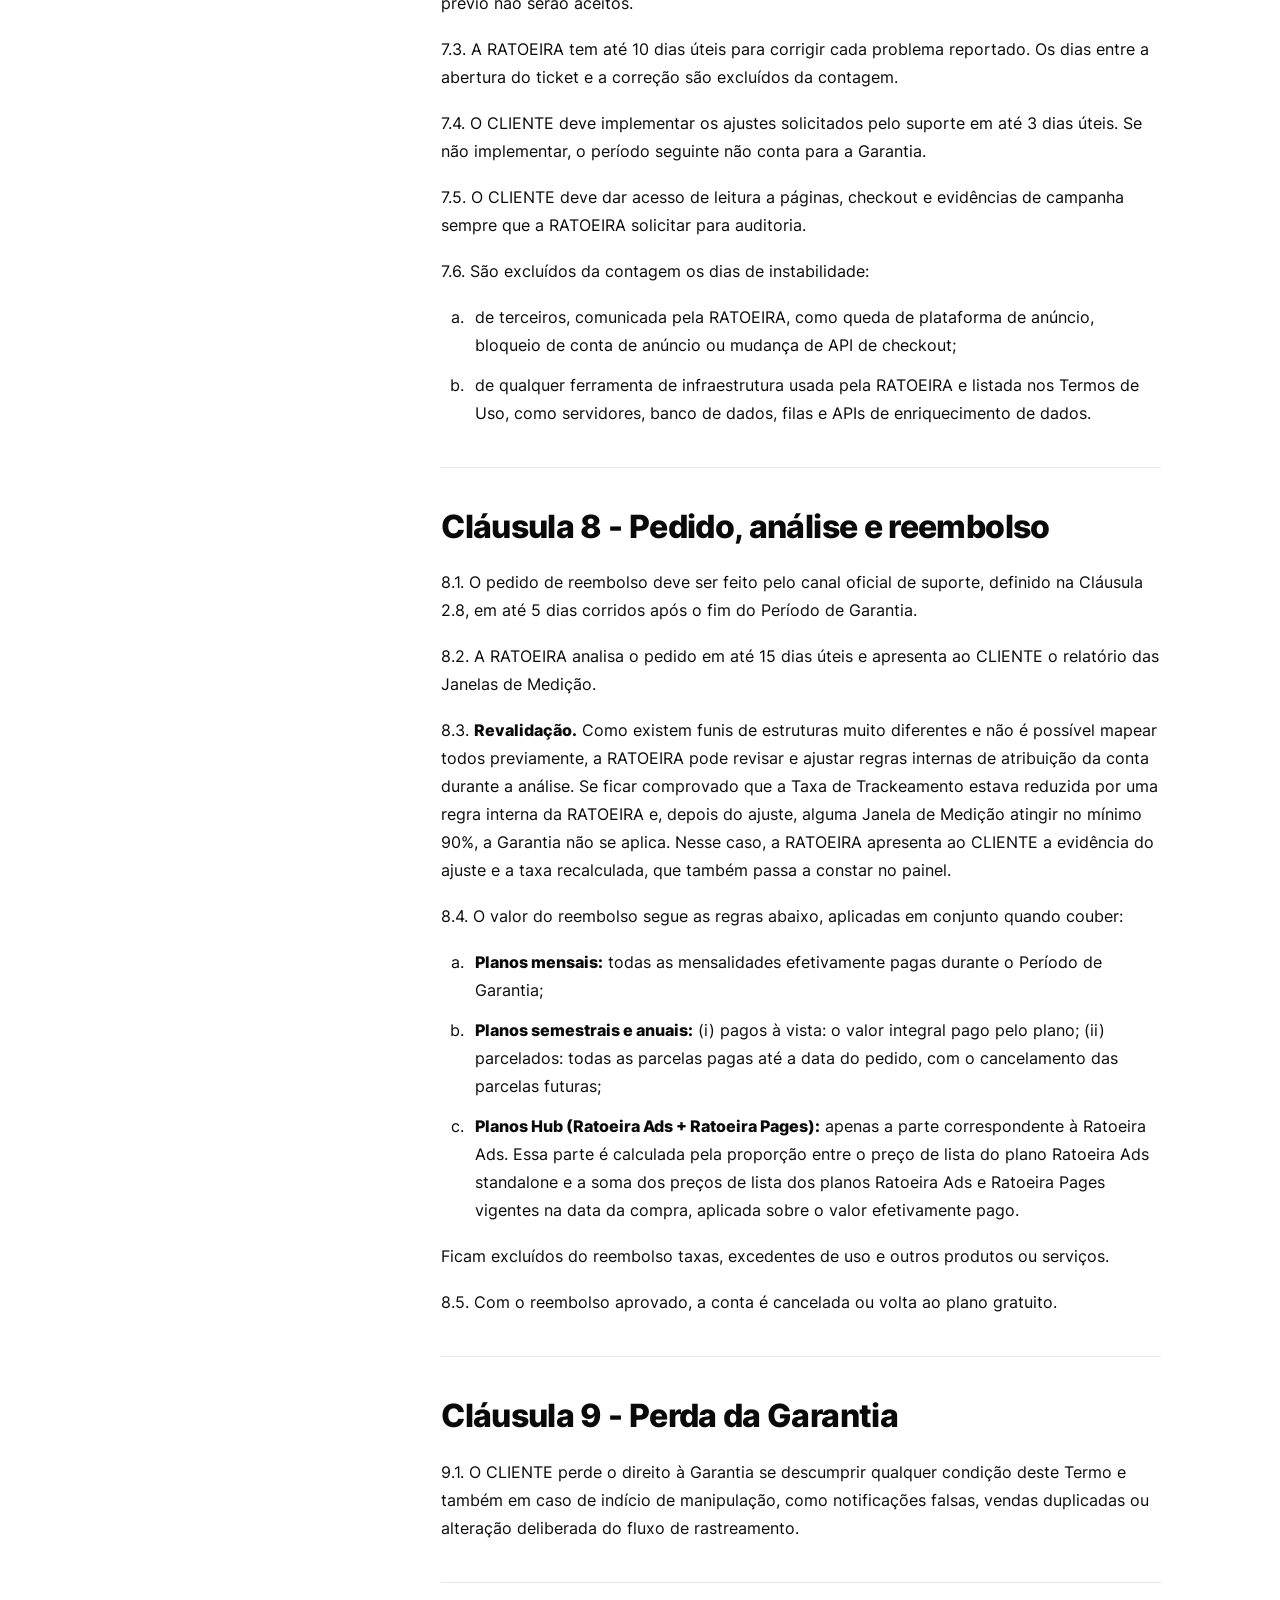
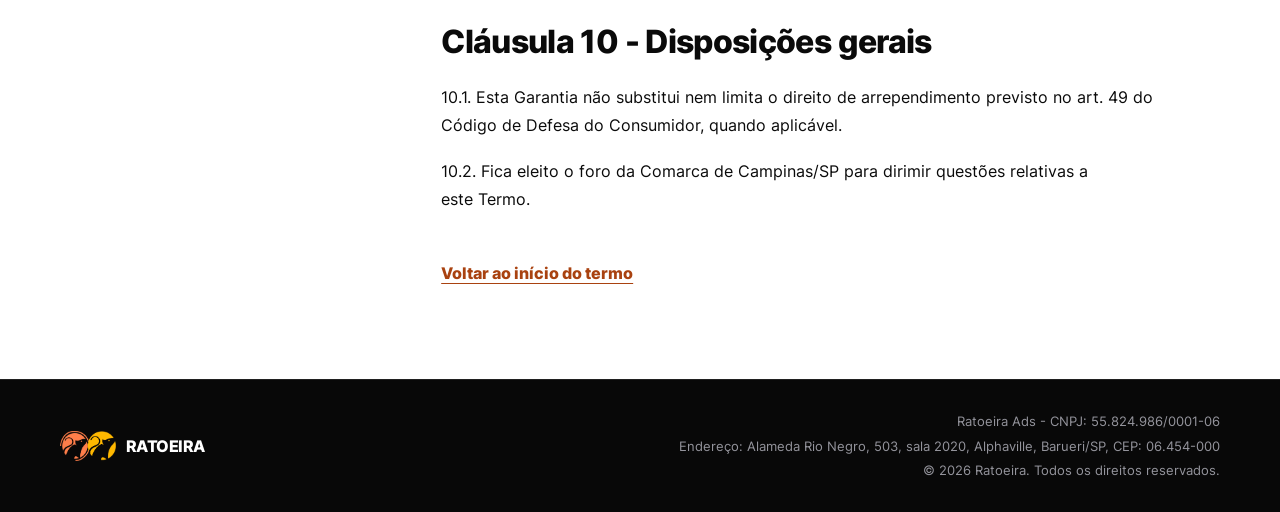
<file: termo-garantia.html>
<!doctype html>
<html lang="pt-BR">
  <head>
    <!-- Google Tag Manager -->
    <script>(function(w,d,s,l,i){w[l]=w[l]||[];w[l].push({'gtm.start':new Date().getTime(),event:'gtm.js'});var f=d.getElementsByTagName(s)[0],j=d.createElement(s),dl=l!='dataLayer'?'&l='+l:'';j.async=true;j.src='https://www.googletagmanager.com/gtm.js?id='+i+dl;f.parentNode.insertBefore(j,f);})(window,document,'script','dataLayer','GTM-W9MQ5VQT');</script>
    <!-- End Google Tag Manager -->
    <meta charset="utf-8" />
    <meta name="viewport" content="width=device-width, initial-scale=1" />
    <meta name="theme-color" content="#fff8ee" />
    <meta name="robots" content="noindex,follow" />
    <meta name="description" content="Termo da Garantia de Trackeamento 90% da Campanha Black 2026 da Ratoeira Ads." />
    <title>Termo da Garantia de Trackeamento 90% | Ratoeira Ads</title>
    <link rel="canonical" href="https://black-ratoeira.com.br/termo-garantia" />
    <link rel="icon" href="assets/favicon.ico" sizes="any" />
    <link rel="icon" type="image/png" sizes="32x32" href="assets/favicon-32x32.png" />
    <link rel="apple-touch-icon" sizes="180x180" href="assets/apple-touch-icon.png" />
    <link rel="preload" href="assets/inter-extra-bold.ttf" as="font" type="font/ttf" crossorigin />
    <link rel="stylesheet" href="styles.css?v=16" />
  </head>
  <body class="terms-page" id="top">
    <!-- Google Tag Manager (noscript) -->
    <noscript><iframe src="https://www.googletagmanager.com/ns.html?id=GTM-W9MQ5VQT" height="0" width="0" style="display:none;visibility:hidden"></iframe></noscript>
    <!-- End Google Tag Manager (noscript) -->
    <a class="skip-link" href="#conteudo-termo">Ir para o termo</a>

    <header class="terms-header">
      <div class="container terms-header__inner">
        <a class="brand" href="/" aria-label="Ratoeira - voltar para a campanha">
          <img src="assets/ratoeira-mark.png" width="660" height="467" alt="" />
          <span>RATOEIRA</span>
        </a>
        <a class="terms-header__back" href="/">Voltar para a campanha</a>
      </div>
    </header>

    <main id="conteudo-termo">
      <section class="terms-hero" aria-labelledby="terms-title">
        <div class="container">
          <h1 id="terms-title">Termo da Garantia de Trackeamento 90%</h1>
          <p>Campanha Black 2026 - Ratoeira Ads</p>
          <a class="terms-pdf-link" href="assets/docs/termo-garantia-trackeamento-90-black-2026.pdf" target="_blank" rel="noopener noreferrer">Abrir o PDF original</a>
        </div>
      </section>

      <section class="terms-document" aria-label="Conteúdo do termo">
        <div class="container terms-layout">
          <aside class="terms-index" aria-label="Navegação pelas cláusulas">
            <strong>Neste termo</strong>
            <ol>
              <li><a href="#clausula-1">Objeto</a></li>
              <li><a href="#clausula-2">Definições</a></li>
              <li><a href="#clausula-3">Elegibilidade</a></li>
              <li><a href="#clausula-4">Configuração</a></li>
              <li><a href="#clausula-5">Operação</a></li>
              <li><a href="#clausula-6">Medição</a></li>
              <li><a href="#clausula-7">Suporte e correções</a></li>
              <li><a href="#clausula-8">Pedido e reembolso</a></li>
              <li><a href="#clausula-9">Perda da Garantia</a></li>
              <li><a href="#clausula-10">Disposições gerais</a></li>
            </ol>
          </aside>

          <article class="terms-article">
            <section id="clausula-1">
              <h2>Cláusula 1 - Objeto</h2>
              <p>1.1. Este Termo regula a Garantia de Trackeamento 90% ("Garantia") oferecida pela <strong>RATOEIRA ADS DIGITAL MARKETING LTDA</strong>, inscrita no CNPJ 55.824.986/0001-06, com sede em Barueri/SP ("RATOEIRA"), aos clientes que adquirirem planos da Ratoeira Ads durante a Campanha Black ("CLIENTE").</p>
              <p>1.2. Se o CLIENTE cumprir todas as condições deste Termo e nenhuma Janela de Medição dentro do Período de Garantia atingir Taxa de Trackeamento de no mínimo 90%, a RATOEIRA reembolsará o CLIENTE nos termos da Cláusula 8.</p>
              <p>1.3. Este Termo complementa os Termos de Uso da Ratoeira Ads, disponíveis em <a href="https://ratoeiraadsoficial.com.br/termos-de-uso/" target="_blank" rel="noopener noreferrer">ratoeiraadsoficial.com.br/termos-de-uso</a>. Em caso de conflito sobre a Garantia, prevalece este Termo.</p>
            </section>

            <section id="clausula-2">
              <h2>Cláusula 2 - Definições</h2>
              <p>2.1. <strong>Período de Garantia:</strong> 90 dias corridos, contados da data de confirmação do pagamento do plano.</p>
              <p>2.2. <strong>Janela de Medição:</strong> qualquer período de 30 dias corridos e consecutivos, integralmente contido no Período de Garantia.</p>
              <p>2.3. <strong>Vendas Elegíveis:</strong> vendas aprovadas do tipo venda principal (SALE) e upsell (UPSELL), recebidas pela RATOEIRA por notificação da plataforma de checkout, referentes aos Produtos Monitorados. Ficam fora reembolsos, chargebacks, cancelamentos e as exclusões da Cláusula 5.5.</p>
              <p>2.4. <strong>Venda Trackeada:</strong> Venda Elegível que a RATOEIRA consegue atribuir a uma campanha específica, seja pelos parâmetros registrados na visita, seja por identificador de clique (gclid, fbclid ou equivalentes). A ausência de identificador de clique não impede que a venda seja considerada trackeada, desde que a campanha seja identificada pelos parâmetros da visita.</p>
              <p>2.5. <strong>Taxa de Trackeamento:</strong> Vendas Trackeadas da Janela de Medição &divide; Vendas Elegíveis da mesma Janela &times; 100.</p>
              <p>2.6. <strong>Produtos Monitorados:</strong> projetos e produtos informados pelo CLIENTE ao suporte, conforme a Cláusula 4.3.</p>
              <p>2.7. <strong>Fonte oficial:</strong> o painel da Ratoeira Ads, onde o CLIENTE acompanha a Taxa de Trackeamento durante todo o Período de Garantia.</p>
              <p>2.8. <strong>Canal oficial de suporte:</strong> WhatsApp do suporte da RATOEIRA, <a href="https://wa.me/5519997278153" target="_blank" rel="noopener noreferrer">(19) 99727-8153</a>. Todas as comunicações previstas neste Termo (informação de Produtos Monitorados, abertura de tickets, aviso prévio de mudanças, reporte de problemas e pedido de reembolso) devem ser feitas por esse canal.</p>
            </section>

            <section id="clausula-3">
              <h2>Cláusula 3 - Elegibilidade</h2>
              <p>3.1. A Garantia vale para todos os planos da Ratoeira Ads adquiridos durante a Campanha Black, entre 29/10/2026 e 30/11/2026.</p>
              <p>3.2. Limite de uma Garantia por CPF/CNPJ, vinculada a uma única conta Ratoeira Ads.</p>
              <p>3.3. O CLIENTE deve estar adimplente durante todo o Período de Garantia. Qualquer fatura em atraso cancela a Garantia.</p>
              <p>3.4. O plano e a assinatura devem permanecer ativos durante todo o Período de Garantia, independentemente do meio de pagamento (cartão, PIX ou boleto). Encerram a Garantia, se ocorrerem antes do fim do período: o cancelamento do plano, o downgrade ou o cancelamento ou desativação da assinatura ou da renovação automática, inclusive quando isso interromper a geração e o envio automático das cobranças por PIX ou boleto.</p>
              <p>3.5. A adesão à Garantia depende do aceite deste Termo no ato da compra.</p>
              <p>3.6. A Garantia não se aplica a:</p>
              <ol class="terms-alpha" type="a">
                <li>compras parceladas em mais de 12 vezes;</li>
                <li>planos adquiridos por negociação com pagamento em boleto parcelado.</li>
              </ol>
            </section>

            <section id="clausula-4">
              <h2>Cláusula 4 - Configuração</h2>
              <p>4.1. O CLIENTE tem até 15 dias corridos após a compra para concluir toda a configuração (script, integrações e URLs), conforme a documentação oficial disponível em <a href="https://ratoeira-ads.gitbook.io/help-ratoeira" target="_blank" rel="noopener noreferrer">ratoeira-ads.gitbook.io/help-ratoeira</a>.</p>
              <p>4.2. Durante a Campanha Black, até 30/11/2026, a RATOEIRA oferece 2 calls semanais em grupo, ao vivo, abertas a todos os compradores da Campanha Black, conduzidas pelo fundador ou pela equipe da RATOEIRA, para tirar dúvidas de configuração. As datas e os links de acesso serão divulgados na pré-Black. A participação é facultativa.</p>
              <p>4.3. No mesmo prazo de 15 dias corridos após a compra, o CLIENTE deve informar ao suporte, pelo canal oficial, o nome dos projetos e produtos que deseja incluir na Garantia. A RATOEIRA registra essa informação em controle interno, sem validação prévia da configuração, que é de responsabilidade do CLIENTE. Projetos e produtos não informados no prazo não entram nas Vendas Elegíveis.</p>
              <p>4.4. O script da RATOEIRA deve estar instalado em todas as páginas do funil (presell, advertorial e página de vendas), conforme a documentação oficial.</p>
              <p>4.5. A integração do checkout deve usar uma plataforma com integração nativa listada no painel da Ratoeira Ads, que repasse o código de rastreio da RATOEIRA.</p>
              <p>4.6. As fontes de tráfego devem ser as suportadas pela RATOEIRA (Google Ads, Meta Ads, TikTok Ads, Taboola, MGID, NewsBreak e RevContent), com a integração nativa configurada.</p>
            </section>

            <section id="clausula-5">
              <h2>Cláusula 5 - Operação durante o Período de Garantia</h2>
              <p>5.1. Todas as campanhas ativas dos Produtos Monitorados devem usar a URL final gerada pela RATOEIRA, com os parâmetros intactos e sem edição manual. A RATOEIRA verifica esse item pelos parâmetros que chegam nas URLs das visitas registradas.</p>
              <p>5.2. É proibido usar outros scripts de tracking ou atribuição, redirects, encurtadores, domínios intermediários ou cloakers de terceiros que alterem o caminho do clique. Ferramentas da própria RATOEIRA são permitidas. Mesmo que a Ratoeira Ads continue funcionando nesses cenários, não é possível garantir o trackeamento quando o fluxo passa por scripts ou ferramentas de terceiros.</p>
              <p>5.3. Qualquer mudança de página, domínio, checkout ou estrutura de funil deve ser comunicada ao suporte antes de entrar no ar. Mudança sem aviso invalida as Janelas de Medição que incluem aquele período.</p>
              <p>5.4. O CLIENTE não pode remover nem pausar o script, as integrações ou o postback durante o Período de Garantia.</p>
              <p>5.5. Não compõem as Vendas Elegíveis as vendas originadas de tráfego orgânico, e-mail, WhatsApp, listas, co-produção e afiliados do próprio CLIENTE, nem as de campanhas que não usem 100% a URL da RATOEIRA.</p>
            </section>

            <section id="clausula-6">
              <h2>Cláusula 6 - Medição</h2>
              <p>6.1. A Taxa de Trackeamento é medida exclusivamente pelos dados do painel da Ratoeira Ads.</p>
              <p>6.2. A Garantia só é acionada se nenhuma Janela de Medição do Período de Garantia atingir Taxa de Trackeamento de no mínimo 90%.</p>
              <p>6.3. Só são consideradas Janelas de Medição com no mínimo 100 Vendas Elegíveis. Se nenhuma janela atingir esse volume, não há base estatística para a medição, e a Garantia não se aplica.</p>
              <p>6.4. <strong>Métrica interna.</strong> A Taxa de Trackeamento é uma métrica interna da RATOEIRA, calculada exclusivamente com os dados registrados no painel da Ratoeira Ads. Ela não se confunde com a atribuição de conversões feita pelas fontes de tráfego (Google Ads, Meta Ads, TikTok Ads, Taboola, MGID, NewsBreak, RevContent ou outras), que depende de sistemas, regras, janelas de conversão, modelos de atribuição e políticas próprias dessas plataformas, fora do controle da RATOEIRA. A Garantia não cobre a quantidade de conversões reconhecidas, exibidas ou atribuídas dentro das fontes de tráfego, nem divergências entre os dados do painel da Ratoeira Ads e os relatórios dessas plataformas.</p>
            </section>

            <section id="clausula-7">
              <h2>Cláusula 7 - Suporte, correções e exclusões da contagem</h2>
              <p>7.1. Todo problema de trackeamento deve ser reportado pelo canal oficial de suporte, com ticket aberto. Problema não reportado não é considerado falha da RATOEIRA.</p>
              <p>7.2. Para ter direito a pedir a Garantia, o CLIENTE deve abrir ticket no suporte em até 50 dias corridos após a compra, informando que a Taxa de Trackeamento está abaixo de 90%. É a partir desse ticket que a RATOEIRA faz a análise detalhada da conta. Pedidos sem esse ticket prévio não serão aceitos.</p>
              <p>7.3. A RATOEIRA tem até 10 dias úteis para corrigir cada problema reportado. Os dias entre a abertura do ticket e a correção são excluídos da contagem.</p>
              <p>7.4. O CLIENTE deve implementar os ajustes solicitados pelo suporte em até 3 dias úteis. Se não implementar, o período seguinte não conta para a Garantia.</p>
              <p>7.5. O CLIENTE deve dar acesso de leitura a páginas, checkout e evidências de campanha sempre que a RATOEIRA solicitar para auditoria.</p>
              <p>7.6. São excluídos da contagem os dias de instabilidade:</p>
              <ol class="terms-alpha" type="a">
                <li>de terceiros, comunicada pela RATOEIRA, como queda de plataforma de anúncio, bloqueio de conta de anúncio ou mudança de API de checkout;</li>
                <li>de qualquer ferramenta de infraestrutura usada pela RATOEIRA e listada nos Termos de Uso, como servidores, banco de dados, filas e APIs de enriquecimento de dados.</li>
              </ol>
            </section>

            <section id="clausula-8">
              <h2>Cláusula 8 - Pedido, análise e reembolso</h2>
              <p>8.1. O pedido de reembolso deve ser feito pelo canal oficial de suporte, definido na Cláusula 2.8, em até 5 dias corridos após o fim do Período de Garantia.</p>
              <p>8.2. A RATOEIRA analisa o pedido em até 15 dias úteis e apresenta ao CLIENTE o relatório das Janelas de Medição.</p>
              <p>8.3. <strong>Revalidação.</strong> Como existem funis de estruturas muito diferentes e não é possível mapear todos previamente, a RATOEIRA pode revisar e ajustar regras internas de atribuição da conta durante a análise. Se ficar comprovado que a Taxa de Trackeamento estava reduzida por uma regra interna da RATOEIRA e, depois do ajuste, alguma Janela de Medição atingir no mínimo 90%, a Garantia não se aplica. Nesse caso, a RATOEIRA apresenta ao CLIENTE a evidência do ajuste e a taxa recalculada, que também passa a constar no painel.</p>
              <p>8.4. O valor do reembolso segue as regras abaixo, aplicadas em conjunto quando couber:</p>
              <ol class="terms-alpha" type="a">
                <li><strong>Planos mensais:</strong> todas as mensalidades efetivamente pagas durante o Período de Garantia;</li>
                <li><strong>Planos semestrais e anuais:</strong> (i) pagos à vista: o valor integral pago pelo plano; (ii) parcelados: todas as parcelas pagas até a data do pedido, com o cancelamento das parcelas futuras;</li>
                <li><strong>Planos Hub (Ratoeira Ads + Ratoeira Pages):</strong> apenas a parte correspondente à Ratoeira Ads. Essa parte é calculada pela proporção entre o preço de lista do plano Ratoeira Ads standalone e a soma dos preços de lista dos planos Ratoeira Ads e Ratoeira Pages vigentes na data da compra, aplicada sobre o valor efetivamente pago.</li>
              </ol>
              <p>Ficam excluídos do reembolso taxas, excedentes de uso e outros produtos ou serviços.</p>
              <p>8.5. Com o reembolso aprovado, a conta é cancelada ou volta ao plano gratuito.</p>
            </section>

            <section id="clausula-9">
              <h2>Cláusula 9 - Perda da Garantia</h2>
              <p>9.1. O CLIENTE perde o direito à Garantia se descumprir qualquer condição deste Termo e também em caso de indício de manipulação, como notificações falsas, vendas duplicadas ou alteração deliberada do fluxo de rastreamento.</p>
            </section>

            <section id="clausula-10">
              <h2>Cláusula 10 - Disposições gerais</h2>
              <p>10.1. Esta Garantia não substitui nem limita o direito de arrependimento previsto no art. 49 do Código de Defesa do Consumidor, quando aplicável.</p>
              <p>10.2. Fica eleito o foro da Comarca de Campinas/SP para dirimir questões relativas a este Termo.</p>
            </section>

            <a class="terms-back-to-top" href="#top">Voltar ao início do termo</a>
          </article>
        </div>
      </section>
    </main>

    <footer class="footer">
      <div class="container footer__inner">
        <a class="brand brand--inverse" href="/" aria-label="Ratoeira - voltar para a campanha">
          <img src="assets/ratoeira-mark.png" width="660" height="467" alt="" />
          <span>RATOEIRA</span>
        </a>
        <div class="footer__legal">
          <p>Ratoeira Ads - CNPJ: 55.824.986/0001-06</p>
          <address>Endereço: Alameda Rio Negro, 503, sala 2020, Alphaville, Barueri/SP, CEP: 06.454-000</address>
          <p>© 2026 Ratoeira. Todos os direitos reservados.</p>
        </div>
      </div>
    </footer>
  </body>
</html>
</file>
<file: styles.css>
@font-face {
  font-family: "Inter Local";
  src: url("assets/inter-regular.ttf") format("truetype");
  font-style: normal;
  font-weight: 400;
  font-display: swap;
}

@font-face {
  font-family: "Inter Local";
  src: url("assets/inter-extra-bold.ttf") format("truetype");
  font-style: normal;
  font-weight: 700 900;
  font-display: swap;
}

:root {
  --brand-gold: #ffb800;
  --brand-orange: #ff7e4a;
  --ink: #0a0a0a;
  --muted: #667085;
  --cream: #fff8ee;
  --surface-alt: #f7f8fa;
  --line: #e5e7eb;
  --radius-sm: 12px;
  --radius-md: 16px;
  --radius-lg: 24px;
  --space-xs: 8px;
  --space-lg: 24px;
  --space-xl: 28px;
  --shadow-card: 0 18px 48px rgba(255, 126, 74, 0.16), 0 6px 20px rgba(10, 10, 10, 0.06);
  --shadow-button: 0 10px 26px rgba(255, 151, 24, 0.28);
  --container: 1160px;
  color-scheme: light;
  font-family: "Inter Local", Inter, ui-sans-serif, -apple-system, BlinkMacSystemFont, "Segoe UI", sans-serif;
  font-synthesis: none;
}

* { box-sizing: border-box; }
html { scroll-behavior: smooth; }
body {
  margin: 0;
  min-width: 0;
  background: var(--ink);
  color: var(--ink);
  -webkit-font-smoothing: antialiased;
  text-rendering: optimizeLegibility;
}
body, button, input, select { font: inherit; }
::selection { background: var(--brand-gold); color: var(--ink); }
:focus-visible { outline: 3px solid rgba(255, 126, 74, 0.52); outline-offset: 4px; }
a { color: inherit; }
img, svg { display: block; }
.icon-defs { position: absolute; width: 0; height: 0; overflow: hidden; }
.container { width: min(calc(100% - 48px), var(--container)); margin-inline: auto; }

.skip-link {
  position: fixed;
  z-index: 100;
  top: 12px;
  left: 12px;
  padding: 12px 16px;
  border-radius: var(--radius-sm);
  background: var(--ink);
  color: #fff;
  font-weight: 700;
  transform: translateY(-160%);
}
.skip-link:focus { transform: translateY(0); }

.hero {
  position: relative;
  isolation: isolate;
  overflow: hidden;
  min-height: 700px;
  background: #000;
  color: #fff;
}

/* Padrão escuro elegante com faixas inclinadas nas cores do DS (gold/orange) */
.hero__bg {
  position: absolute;
  z-index: -1;
  inset: 0;
  background: radial-gradient(100% 100% at 0% 0%, rgb(46, 46, 46) 0%, rgb(0, 0, 0) 100%);
  -webkit-mask: radial-gradient(125% 100% at 0% 0%, rgb(0, 0, 0) 0%, rgba(0, 0, 0, 0.224) 88.29%, rgba(0, 0, 0, 0) 100%);
  mask: radial-gradient(125% 100% at 0% 0%, rgb(0, 0, 0) 0%, rgba(0, 0, 0, 0.224) 88.29%, rgba(0, 0, 0, 0) 100%);
}
.hero__streak {
  position: absolute;
  inset: 0;
  opacity: 0.2;
  transform: skewX(45deg);
  background: linear-gradient(var(--brand-gold) 0%, rgba(255, 184, 0, 0) 100%);
}
.hero__streak--2, .hero__streak--4 {
  background: linear-gradient(var(--brand-orange) 0%, rgba(255, 126, 74, 0) 100%);
}
.hero__streak--1 {
  -webkit-mask: linear-gradient(90deg, rgba(0, 0, 0, 0) 0%, rgb(0, 0, 0) 20%, rgba(0, 0, 0, 0) 36%, rgb(0, 0, 0) 55%, rgba(0, 0, 0, 0.13) 67%, rgb(0, 0, 0) 78%, rgba(0, 0, 0, 0) 97%);
  mask: linear-gradient(90deg, rgba(0, 0, 0, 0) 0%, rgb(0, 0, 0) 20%, rgba(0, 0, 0, 0) 36%, rgb(0, 0, 0) 55%, rgba(0, 0, 0, 0.13) 67%, rgb(0, 0, 0) 78%, rgba(0, 0, 0, 0) 97%);
}
.hero__streak--2 {
  -webkit-mask: linear-gradient(90deg, rgba(0, 0, 0, 0) 11%, rgb(0, 0, 0) 25%, rgba(0, 0, 0, 0.55) 41%, rgba(0, 0, 0, 0.13) 67%, rgb(0, 0, 0) 78%, rgba(0, 0, 0, 0) 97%);
  mask: linear-gradient(90deg, rgba(0, 0, 0, 0) 11%, rgb(0, 0, 0) 25%, rgba(0, 0, 0, 0.55) 41%, rgba(0, 0, 0, 0.13) 67%, rgb(0, 0, 0) 78%, rgba(0, 0, 0, 0) 97%);
}
.hero__streak--3 {
  -webkit-mask: linear-gradient(90deg, rgba(0, 0, 0, 0) 9%, rgb(0, 0, 0) 20%, rgba(0, 0, 0, 0.55) 28%, rgba(0, 0, 0, 0.424) 40%, rgb(0, 0, 0) 48%, rgba(0, 0, 0, 0.267) 54%, rgba(0, 0, 0, 0.13) 78%, rgb(0, 0, 0) 88%, rgba(0, 0, 0, 0) 97%);
  mask: linear-gradient(90deg, rgba(0, 0, 0, 0) 9%, rgb(0, 0, 0) 20%, rgba(0, 0, 0, 0.55) 28%, rgba(0, 0, 0, 0.424) 40%, rgb(0, 0, 0) 48%, rgba(0, 0, 0, 0.267) 54%, rgba(0, 0, 0, 0.13) 78%, rgb(0, 0, 0) 88%, rgba(0, 0, 0, 0) 97%);
}
.hero__streak--4 {
  -webkit-mask: linear-gradient(90deg, rgba(0, 0, 0, 0) 0%, rgb(0, 0, 0) 17%, rgba(0, 0, 0, 0.55) 26%, rgb(0, 0, 0) 35%, rgba(0, 0, 0, 0) 47%, rgba(0, 0, 0, 0.13) 69%, rgb(0, 0, 0) 79%, rgba(0, 0, 0, 0) 97%);
  mask: linear-gradient(90deg, rgba(0, 0, 0, 0) 0%, rgb(0, 0, 0) 17%, rgba(0, 0, 0, 0.55) 26%, rgb(0, 0, 0) 35%, rgba(0, 0, 0, 0) 47%, rgba(0, 0, 0, 0.13) 69%, rgb(0, 0, 0) 79%, rgba(0, 0, 0, 0) 97%);
}
.hero__streak--5 {
  -webkit-mask: linear-gradient(90deg, rgba(0, 0, 0, 0) 0%, rgb(0, 0, 0) 20%, rgba(0, 0, 0, 0.55) 27%, rgb(0, 0, 0) 42%, rgba(0, 0, 0, 0) 48%, rgba(0, 0, 0, 0.13) 67%, rgb(0, 0, 0) 74%, rgb(0, 0, 0) 82%, rgba(0, 0, 0, 0.47) 88%, rgba(0, 0, 0, 0) 97%);
  mask: linear-gradient(90deg, rgba(0, 0, 0, 0) 0%, rgb(0, 0, 0) 20%, rgba(0, 0, 0, 0.55) 27%, rgb(0, 0, 0) 42%, rgba(0, 0, 0, 0) 48%, rgba(0, 0, 0, 0.13) 67%, rgb(0, 0, 0) 74%, rgb(0, 0, 0) 82%, rgba(0, 0, 0, 0.47) 88%, rgba(0, 0, 0, 0) 97%);
}
.hero__dots {
  position: absolute;
  inset: 0;
  opacity: 0.2;
  background-image: radial-gradient(circle at 1px 1px, rgba(255, 255, 255, 0.5) 1px, transparent 0);
  background-size: 20px 20px;
}
.hero__grid {
  display: grid;
  grid-template-columns: minmax(0, 1fr) minmax(460px, 620px);
  gap: clamp(70px, 9vw, 140px);
  align-items: center;
  min-height: 700px;
  padding-block: 68px;
}
.hero__copy { max-width: 610px; }
.brand {
  display: inline-flex;
  align-items: center;
  gap: 10px;
  width: fit-content;
  margin-bottom: 40px;
  color: var(--ink);
  text-decoration: none;
}
.brand img { width: 74px; height: 48px; object-fit: contain; object-position: center; }
.brand span { font-size: 1.25rem; font-weight: 900; letter-spacing: -0.035em; }
.campaign-badge, .form-card__badge {
  display: inline-flex;
  align-items: center;
  width: fit-content;
  margin: 0;
  border: 1px solid #ffe1b0;
  border-radius: 999px;
  background: rgba(255, 249, 239, 0.92);
  color: #a94210;
  font-size: 0.8125rem;
  font-weight: 700;
  line-height: 1.25;
}
.campaign-badge { gap: 9px; padding: 9px 15px; }
.campaign-badge__dot {
  width: 9px;
  height: 9px;
  flex: 0 0 auto;
  border-radius: 50%;
  background: var(--brand-gold);
  box-shadow: 0 0 0 5px rgba(255, 184, 0, 0.1);
}
.campaign-badge__copy { display: inline-flex; gap: var(--space-xs); }
h1, h2, p { text-wrap: pretty; }
h1 {
  max-width: 13.5ch;
  margin: 26px 0 24px;
  font-size: clamp(3rem, 4.1vw, 4.5rem);
  font-weight: 900;
  line-height: 1.04;
  letter-spacing: -0.04em;
  text-wrap: balance;
}
h1 em { display: block; color: #d95700; font-style: normal; }
.hero h1 { color: #fff; }
.hero h1 em {
  display: inline;
  background: linear-gradient(90deg, var(--brand-orange), var(--brand-gold));
  -webkit-background-clip: text;
  background-clip: text;
  color: transparent;
}
.hero-title__line { display: inline; }
.text-gradient {
  font-style: normal;
  background: linear-gradient(90deg, var(--brand-orange), var(--brand-gold));
  -webkit-background-clip: text;
  background-clip: text;
  color: transparent;
}
.hero .brand { color: #fff; }
.hero .brand span { font-family: "Inter Local", Inter, ui-sans-serif, -apple-system, BlinkMacSystemFont, "Segoe UI", sans-serif; letter-spacing: 0; }
/* Logo fixado no topo esquerdo, alinhado à borda do container */
.hero .brand {
  position: absolute;
  z-index: 2;
  top: var(--space-lg);
  left: max(24px, calc((100% - var(--container)) / 2));
  margin-bottom: 0;
}
.hero .campaign-badge {
  border-color: rgba(255, 184, 0, 0.35);
  background: rgba(255, 184, 0, 0.08);
  color: #ffd34d;
}
.hero .hero__lead { color: #fff; }
.hero .hero__description { color: rgba(255, 255, 255, 0.65); }
.hero__lead { margin: 0 0 14px; font-size: clamp(1.375rem, 1.8vw, 1.625rem); font-weight: 800; line-height: 1.3; letter-spacing: -0.015em; }
.hero__description { max-width: 52ch; margin: 0; color: var(--muted); font-size: clamp(1.125rem, 1.35vw, 1.25rem); line-height: 1.5; }
.hero__description strong { color: #fff; font-weight: 800; }
.hero__description + .hero__description { margin-top: 16px; }
.hero__description--light { color: rgba(255, 255, 255, 0.48); font-size: clamp(1rem, 1.15vw, 1.125rem); }
.hero__microcopy { margin: 10px 0 0; color: rgba(255, 255, 255, 0.62); font-size: 0.8125rem; line-height: 1.45; }
.button {
  display: inline-flex;
  align-items: center;
  justify-content: center;
  min-height: 54px;
  border: 0;
  border-radius: var(--radius-md);
  font-weight: 800;
  line-height: 1.2;
  text-align: center;
  text-decoration: none;
  cursor: pointer;
  transition: transform 180ms ease, box-shadow 180ms ease, background-color 180ms ease;
}
.button:hover { transform: translateY(-2px); }
.button:active { transform: translateY(0); }
.button--primary { margin-top: 28px; padding: 0 28px; background: var(--brand-gold); color: var(--ink); box-shadow: var(--shadow-button); }
.button--primary:hover { background: #ffc129; box-shadow: 0 14px 32px rgba(255, 151, 24, 0.36); }

.video-card {
  position: relative;
  overflow: hidden;
  width: min(100%, 370px);
  aspect-ratio: 9 / 16;
  justify-self: end;
  border-radius: var(--radius-lg);
  border: 1px solid rgba(255, 255, 255, 0.1);
  background: #060606;
  box-shadow: 0 20px 50px rgba(0, 0, 0, 0.5);
}
.video-card video { display: block; width: 100%; height: 100%; background: #060606; object-fit: cover; }

.offer {
  position: relative;
  isolation: isolate;
  overflow: hidden;
  padding: 86px 24px 100px;
  background: #fff;
}

/* Gradiente animado (shader): fundo branco do DS com gold em movimento */
.offer__bg {
  position: absolute;
  z-index: -1;
  inset: 0;
  overflow: hidden;
}
.offer__bg canvas {
  display: block;
  width: 100%;
  height: 100%;
}
/* Borda animada em gradiente gold → orange (DS) */
@property --card-angle {
  syntax: '<angle>';
  initial-value: 0deg;
  inherits: false;
}
.form-card {
  width: min(100%, 672px);
  margin-inline: auto;
  padding: clamp(30px, 4vw, 52px);
  border: 2px solid transparent;
  border-radius: var(--radius-lg);
  background:
    linear-gradient(#fff, #fff) padding-box,
    conic-gradient(from var(--card-angle, 0deg), var(--brand-gold), var(--brand-orange), #ffd34d, var(--brand-gold)) border-box;
  box-shadow: var(--shadow-card);
  animation: card-border-spin 6s linear infinite;
}
@keyframes card-border-spin {
  to { --card-angle: 360deg; }
}
.form-card__badge { max-width: 100%; padding: 10px 16px; }
.form-card h2 { margin: 26px 0 10px; color: var(--ink); font-size: clamp(2rem, 3.1vw, 2.5rem); font-weight: 900; line-height: 1.12; letter-spacing: -0.035em; }
.form-card__intro { margin: 0 0 34px; color: var(--muted); font-size: 1rem; }
.lead-form { display: grid; gap: 20px; }
.form-row { display: grid; grid-template-columns: minmax(0, 0.8fr) minmax(0, 1.2fr); gap: 18px; }
.field { display: grid; gap: 8px; }
.field label { color: #596273; font-size: 0.75rem; font-weight: 800; letter-spacing: 0.035em; text-transform: uppercase; }
.field input, .field select {
  width: 100%;
  height: 52px;
  border: 1px solid var(--line);
  border-radius: var(--radius-sm);
  background: #f8fafc;
  color: var(--ink);
  padding-inline: 16px;
  outline: 0;
  transition: border-color 160ms ease, box-shadow 160ms ease, background-color 160ms ease;
}
.field input::placeholder { color: #586274; }
.field input:hover, .field select:hover { border-color: #cfd4dc; background: #fff; }
.field input:focus, .field select:focus { border-color: var(--brand-orange); background: #fff; box-shadow: 0 0 0 4px rgba(255, 126, 74, 0.14); }
.field input[aria-invalid="true"], .field select[aria-invalid="true"] { border-color: #d92d20; box-shadow: 0 0 0 4px rgba(217, 45, 32, 0.1); }
.select-wrap { position: relative; }
.select-wrap select { appearance: none; padding-right: 50px; }
.select-wrap svg { position: absolute; top: 50%; right: 16px; width: 22px; height: 22px; color: #667085; pointer-events: none; transform: translateY(-50%); }

/* WhatsApp: DDI e número em um único campo visual */
.phone-group {
  display: flex;
  align-items: stretch;
  border: 1px solid var(--line);
  border-radius: var(--radius-sm);
  background: #f8fafc;
  overflow: hidden;
  transition: border-color 160ms ease, box-shadow 160ms ease, background-color 160ms ease;
}
.phone-group:hover { border-color: #cfd4dc; background: #fff; }
.phone-group:focus-within { border-color: var(--brand-orange); background: #fff; box-shadow: 0 0 0 4px rgba(255, 126, 74, 0.14); }
.phone-group:has(input[aria-invalid="true"]) { border-color: #d92d20; box-shadow: 0 0 0 4px rgba(217, 45, 32, 0.1); }
.phone-group__ddi select {
  width: 108px;
  height: 100%;
  border: 0;
  border-right: 1px solid var(--line);
  border-radius: 0;
  background: transparent;
  padding-inline: 14px;
  padding-right: 36px;
  cursor: pointer;
  white-space: nowrap;
}
.phone-group__ddi select:focus { box-shadow: none; }
.phone-group__ddi svg { right: 10px; width: 16px; height: 16px; }
.phone-group input { flex: 1 1 auto; min-width: 0; border: 0; border-radius: 0; background: transparent; }
.phone-group input:hover, .phone-group input:focus { border-color: transparent; background: transparent; box-shadow: none; }
.button--submit { width: 100%; min-height: 54px; margin-top: 2px; background: linear-gradient(100deg, #ee5f00, #e79a00); color: #fff; box-shadow: 0 10px 22px rgba(255, 126, 38, 0.25); }
.button--submit:hover { box-shadow: 0 14px 28px rgba(255, 126, 38, 0.34); }
.button--submit[disabled] { cursor: wait; opacity: 0.68; transform: none; }
.button__loader { display: none; width: 18px; height: 18px; margin-left: 10px; border: 2px solid rgba(255, 255, 255, 0.45); border-top-color: #fff; border-radius: 50%; animation: spin 700ms linear infinite; }
.button--submit[aria-busy="true"] .button__loader { display: block; }
.form-message, .privacy-note { margin: 0; text-align: center; }
.form-message { display: none; color: #b42318; font-size: 0.875rem; font-weight: 700; }
.form-message.is-visible { display: block; }
.privacy-note { color: #5f6876; font-size: 0.75rem; }
.privacy-note__terms { display: block; margin-top: 10px; }
.privacy-note a { color: #a94210; font-weight: 700; text-underline-offset: 2px; }
.field-help { color: var(--muted); font-size: 0.75rem; line-height: 1.4; }
.field-error { min-height: 0; color: #b42318; font-size: 0.75rem; font-weight: 700; }
.field-error:not(:empty) { margin-top: 1px; }
.honeypot, .sr-only { position: absolute; overflow: hidden; width: 1px; height: 1px; padding: 0; margin: -1px; clip: rect(0, 0, 0, 0); white-space: nowrap; border: 0; }

.testimonials { overflow: hidden; padding: 92px 0 90px; background: #080808; color: #fff; }
.testimonials__header { display: flex; align-items: end; justify-content: center; gap: 32px; margin-bottom: 40px; }
.testimonials h2 { margin: 0; font-size: clamp(2.1rem, 3.3vw, 3rem); font-weight: 900; line-height: 1.08; letter-spacing: -0.035em; text-align: center; }
.testimonials__header > p { max-width: 39ch; margin: 0; color: #a7a7aa; font-size: 0.9rem; line-height: 1.5; text-align: right; }
.testimonials__caption { margin-top: 24px; color: #94949c; font-size: 0.875rem; line-height: 1.5; text-align: center; }
.testimonial-marquee { position: relative; width: 100%; overflow: hidden; padding: 2px 0; }
.testimonial-marquee + .testimonial-marquee { margin-top: 22px; }
.testimonial-marquee::before, .testimonial-marquee::after { position: absolute; z-index: 2; top: 0; bottom: 0; width: clamp(48px, 10vw, 140px); content: ""; pointer-events: none; }
.testimonial-marquee::before { left: 0; background: linear-gradient(90deg, #080808 0%, rgba(8, 8, 8, 0.86) 30%, transparent 100%); }
.testimonial-marquee::after { right: 0; background: linear-gradient(270deg, #080808 0%, rgba(8, 8, 8, 0.86) 30%, transparent 100%); }
.testimonial-track { --testimonial-gap: 18px; display: flex; width: max-content; gap: var(--testimonial-gap); }
.testimonial-marquee.is-ready .testimonial-track { animation: testimonial-marquee var(--testimonial-duration, 90s) linear infinite; }
.testimonial-marquee--portrait.is-ready .testimonial-track { animation-direction: reverse; }
.testimonial-marquee:hover .testimonial-track, .testimonial-marquee:focus-within .testimonial-track { animation-play-state: paused; }
.testimonial-marquee:focus-visible { outline: 3px solid rgba(255, 184, 0, 0.62); outline-offset: 6px; }
.testimonial-set { display: flex; flex: none; align-items: center; gap: var(--testimonial-gap); }
.testimonial-card { position: relative; display: block; flex: none; overflow: hidden; border: 1px solid #2f2f2f; border-radius: var(--radius-md); background: #121212; cursor: zoom-in; transition: border-color 180ms ease; }
.testimonial-card--landscape { height: clamp(210px, 19vw, 280px); aspect-ratio: var(--testimonial-ratio); }
.testimonial-card--portrait { height: clamp(400px, 38vw, 540px); aspect-ratio: var(--testimonial-ratio); }
.testimonial-card:hover { border-color: #5a5134; }
.testimonial-card:focus-visible { outline: 3px solid var(--brand-gold); outline-offset: 4px; }
.testimonial-card img { display: block; width: 100%; height: 100%; object-fit: contain; }
.testimonial-card__zoom { position: absolute; right: 14px; bottom: 14px; display: grid; width: 40px; height: 40px; border: 1px solid rgba(255, 255, 255, 0.24); border-radius: 50%; background: rgba(8, 8, 8, 0.82); color: #fff; place-items: center; }
.testimonial-card__zoom svg { width: 19px; height: 19px; fill: none; stroke: currentColor; stroke-width: 2; stroke-linecap: round; stroke-linejoin: round; }
.footer { border-top: 1px solid #202020; background: #080808; color: #fff; }
.footer__inner { display: flex; align-items: center; justify-content: space-between; gap: 28px; min-height: 132px; }
.brand--inverse { margin: 0; color: #fff; }
.brand--inverse img { width: 56px; height: 38px; }
.brand--inverse span { font-size: 1rem; }
.footer__legal { display: grid; max-width: 70ch; gap: 6px; text-align: right; }
.footer__legal p, .footer__legal address { margin: 0; color: #94949c; font-size: 0.8125rem; font-style: normal; line-height: 1.45; }
.mobile-cta { display: none; }

.thanks-page { min-height: 100vh; background-color: var(--cream); background-image: radial-gradient(circle, rgba(10, 10, 10, 0.085) 1px, transparent 1.1px); background-size: 40px 40px; }
.thanks { display: grid; min-height: 100vh; padding: 24px; place-items: center; }
.thanks__card { width: min(100%, 620px); padding: clamp(32px, 6vw, 64px); border-radius: var(--radius-lg); background: #fff; box-shadow: var(--shadow-card); }
.thanks__card > .brand { display: flex; }
.thanks__card h1 { max-width: none; margin-bottom: 18px; font-size: clamp(2.7rem, 7vw, 4.5rem); }
.thanks__card > p:not(.campaign-badge) { max-width: 54ch; margin: 0; color: var(--muted); font-size: 1.0625rem; line-height: 1.6; }
.thanks__card .group-cta { width: 100%; margin-top: 28px; }

.terms-page { background: #fff; color: var(--ink); }
.terms-header { position: sticky; z-index: 30; top: 0; border-bottom: 1px solid var(--line); background: rgba(255, 255, 255, 0.96); }
.terms-header__inner { display: flex; align-items: center; justify-content: space-between; gap: 24px; min-height: 78px; }
.terms-header .brand { margin: 0; }
.terms-header .brand img { width: 58px; height: 40px; }
.terms-header .brand span { font-size: 1rem; letter-spacing: 0; }
.terms-header__back, .terms-pdf-link, .terms-back-to-top { color: #a94210; font-weight: 800; text-underline-offset: 4px; }
.terms-header__back:hover, .terms-pdf-link:hover, .terms-back-to-top:hover { color: var(--ink); }
.terms-hero { padding: 72px 0 68px; border-bottom: 1px solid #ffe1b0; background: var(--cream); }
.terms-hero h1 { max-width: 18ch; margin: 0 0 18px; font-size: clamp(2.5rem, 5vw, 4.25rem); line-height: 1.05; letter-spacing: -0.035em; }
.terms-hero p { margin: 0 0 24px; color: var(--muted); font-size: 1.125rem; line-height: 1.5; }
.terms-document { padding: 72px 0 96px; background: #fff; }
.terms-layout { display: grid; grid-template-columns: 220px minmax(0, 720px); gap: clamp(48px, 8vw, 104px); justify-content: center; align-items: start; }
.terms-index { position: sticky; top: 110px; padding-top: 4px; }
.terms-index > strong { display: block; margin-bottom: 14px; font-size: 0.875rem; }
.terms-index ol { display: grid; gap: 2px; padding: 0; margin: 0; list-style-position: inside; color: var(--muted); }
.terms-index li { padding: 7px 0; font-size: 0.875rem; line-height: 1.35; }
.terms-index a { color: inherit; text-decoration: none; }
.terms-index a:hover { color: #a94210; text-decoration: underline; text-underline-offset: 3px; }
.terms-article { min-width: 0; }
.terms-article section { scroll-margin-top: 112px; }
.terms-article section + section { padding-top: 40px; margin-top: 40px; border-top: 1px solid var(--line); }
.terms-article h2 { margin: 0 0 22px; font-size: clamp(1.5rem, 2.5vw, 2rem); line-height: 1.2; letter-spacing: -0.02em; }
.terms-article p, .terms-alpha { margin: 0 0 18px; color: var(--ink); font-size: 1rem; line-height: 1.75; }
.terms-article strong { color: var(--ink); }
.terms-article p a { color: #a94210; font-weight: 700; overflow-wrap: anywhere; text-underline-offset: 3px; }
.terms-alpha { display: grid; gap: 12px; padding-left: 28px; }
.terms-alpha li { padding-left: 6px; }
.terms-back-to-top { display: inline-block; margin-top: 32px; }

@keyframes spin { to { transform: rotate(360deg); } }

@keyframes testimonial-marquee {
  to { transform: translateX(var(--testimonial-shift)); }
}

@media (min-width: 761px) {
  .hero .campaign-badge { margin-top: var(--space-xl); }
}

@media (min-width: 961px) {
  .hero h1 { max-width: none; }
  .hero-title__line { display: block; white-space: nowrap; }
}

@media (max-width: 1100px) {
  .hero { min-height: auto; }
  .hero__grid { grid-template-columns: minmax(0, 1fr) minmax(320px, 400px); gap: 48px; min-height: auto; padding-block: 56px 68px; }
  h1 { font-size: clamp(3rem, 5vw, 3.7rem); }
}

@media (max-width: 760px) {
  .container { width: min(calc(100% - 32px), var(--container)); }
  .hero .container { width: min(calc(100% - 40px), var(--container)); }
  .hero .brand { position: static; display: flex; margin-bottom: var(--space-lg); }
  .hero .campaign-badge { max-width: 100%; }
  .campaign-badge__copy { display: grid; gap: 2px; text-align: center; }
  .campaign-badge__copy > span:not(.campaign-badge__separator) { white-space: nowrap; }
  .campaign-badge__separator { display: none; }
  .hero__grid { grid-template-columns: 1fr; gap: 44px; padding-block: 32px 56px; }
  .hero__copy { max-width: none; text-align: center; }
  .hero .brand, .hero .campaign-badge { margin-inline: auto; }
  .brand { margin-bottom: 30px; }
  h1 { max-width: none; margin-top: 22px; font-size: clamp(1.875rem, 8vw, 2.5rem); }
  .hero__lead, .hero__description { margin-inline: auto; }
  .hero__description { max-width: 42ch; }
  .button--primary { width: 100%; }
  .video-card { width: min(100%, 360px); aspect-ratio: 9 / 16; justify-self: center; }
  .offer { padding: 62px 16px 74px; }
  .form-card { padding: 28px 20px; }
  .form-row { grid-template-columns: 1fr; gap: 20px; }
  .privacy-note__terms-title { display: block; white-space: nowrap; }
  .testimonials { padding: 72px 0 76px; }
  .testimonials__header { display: block; margin-bottom: 30px; }
  .testimonials h2 { text-align: center; }
  .testimonials__header > p { margin-top: 14px; text-align: left; }
  .testimonial-marquee::before, .testimonial-marquee::after { width: 24px; }
  .testimonial-marquee + .testimonial-marquee { margin-top: 16px; }
  .testimonial-marquee { cursor: grab; touch-action: pan-y; user-select: none; -webkit-user-select: none; }
  .testimonial-marquee.is-dragging { cursor: grabbing; }
  .testimonial-card img { -webkit-user-drag: none; }
  .testimonial-card--landscape { height: clamp(176px, 48vw, 220px); }
  .testimonial-card--portrait { height: min(112vw, 460px); }
  .footer__inner { align-items: flex-start; flex-direction: column; justify-content: center; min-height: 150px; padding-block: 28px; }
  .footer__legal { max-width: 100%; text-align: left; }
  .thanks__card > .brand { margin-bottom: 30px; }
  .mobile-cta { display: flex; align-items: center; justify-content: center; min-height: 52px; margin-top: 40px; border-radius: var(--radius-md); background: var(--brand-gold); color: var(--ink); box-shadow: 0 12px 34px rgba(10, 10, 10, 0.28); font-weight: 900; text-align: center; text-decoration: none; }
  .terms-header__inner { min-height: 68px; }
  .terms-header .brand { margin: 0; }
  .terms-header .brand img { width: 50px; height: 34px; }
  .terms-header .brand span { font-size: 0.9375rem; }
  .terms-header__back { max-width: 14ch; font-size: 0.8125rem; line-height: 1.25; text-align: right; }
  .terms-hero { padding: 48px 0 44px; text-align: center; }
  .terms-hero h1 { max-width: 14ch; margin-inline: auto; font-size: clamp(2rem, 10vw, 2.75rem); }
  .terms-hero p { margin-bottom: 20px; font-size: 1rem; }
  .terms-document { padding: 48px 0 72px; }
  .terms-layout { grid-template-columns: 1fr; gap: 44px; }
  .terms-index { position: static; padding: 20px; border: 1px solid var(--line); border-radius: var(--radius-md); background: var(--surface-alt); }
  .terms-index ol { grid-template-columns: repeat(2, minmax(0, 1fr)); column-gap: 20px; }
  .terms-index li { padding-block: 6px; }
  .terms-article section { scroll-margin-top: 88px; }
  .terms-article section + section { padding-top: 32px; margin-top: 32px; }
  .terms-article h2 { margin-bottom: 18px; font-size: 1.5rem; }
  .terms-article p, .terms-alpha { font-size: 0.9375rem; line-height: 1.7; }
}

@media (max-width: 420px) {
  .campaign-badge { align-items: flex-start; border-radius: var(--radius-sm); }
  .campaign-badge__dot { margin-top: 5px; }
  h1 { font-size: 1.875rem; }
  .form-card__badge { border-radius: var(--radius-sm); }
  .terms-index ol { grid-template-columns: 1fr; }
}

@media (max-width: 340px) {
  .phone-group { flex-direction: column; }
  .phone-group__ddi select { width: 100%; height: 48px; border-right: 0; border-bottom: 1px solid var(--line); }
  .phone-group input { flex: none; height: 52px; }
}

@media (min-width: 1680px) {
  :root { --container: 1280px; }
  .hero__grid { grid-template-columns: minmax(0, 1fr) 660px; min-height: 760px; }
  .hero { min-height: 760px; }
}

/* Desktop: abre a hero para os lados — copy a esquerda, formulario a direita */
@media (min-width: 1400px) {
  .hero .form-card { transform: translateX(96px); }
}
@media (min-width: 1680px) {
  .hero .hero__copy { margin-left: -96px; }
  .hero .form-card { transform: translateX(196px); }
  .hero .brand { left: max(24px, calc((100% - var(--container)) / 2 - 96px)); }
}

@media (prefers-reduced-motion: reduce) {
  html { scroll-behavior: auto; }
  .button, .mobile-cta { transition: none; }
  .button__loader, .form-card { animation: none; }
  .testimonial-track { animation-play-state: paused !important; }
  .testimonial-card { transition: none; }
}
</file>
<file: qualificacao.css>
/* Página 2 — Qualificação Black Friday (mobile-first, DS Ratoeira) */

.quali-page {
  background: #fff;
}

.quali-header {
  display: flex;
  justify-content: center;
  padding: 20px 0 0;
}
.quali-header .brand {
  width: fit-content;
  margin-inline: auto;
  margin-bottom: 0;
  color: var(--ink);
}
.quali-header .brand img { width: 56px; height: 38px; }
.quali-header .brand span { font-size: 1rem; }

.quali-main {
  padding: 28px 0 72px;
}
.quali-container {
  width: min(calc(100% - 32px), 640px);
  margin-inline: auto;
}

.quali-intro { text-align: center; margin-bottom: 26px; }
.quali-intro .campaign-badge { margin-inline: auto; }
.quali-intro h1 {
  max-width: none;
  margin: 18px 0 12px;
  font-size: clamp(1.7rem, 6vw, 2.4rem);
  font-weight: 900;
  line-height: 1.12;
  letter-spacing: -0.03em;
  color: var(--ink);
}
.quali-intro h1 em {
  display: inline;
  font-style: normal;
  background: linear-gradient(90deg, var(--brand-orange), var(--brand-gold));
  -webkit-background-clip: text;
  background-clip: text;
  color: transparent;
}
.quali-sub {
  margin: 0 auto;
  max-width: 46ch;
  color: var(--muted);
  font-size: 0.9375rem;
  line-height: 1.55;
}

/* ---------- Progresso ---------- */
.quiz__progress { margin-bottom: 22px; }
.quiz__steps {
  display: flex;
  justify-content: center;
  gap: 10px;
  margin-bottom: 12px;
}
.quiz__dot {
  width: 12px;
  height: 12px;
  padding: 0;
  border: 2px solid #e5e7eb;
  border-radius: 50%;
  background: #fff;
  cursor: default;
  transition: all 160ms ease;
}
.quiz__dot:enabled { cursor: pointer; }
.quiz__dot.is-done { border-color: var(--brand-gold); background: var(--brand-gold); }
.quiz__dot.is-current {
  border-color: var(--brand-gold);
  background: #fff;
  box-shadow: 0 0 0 4px rgba(255, 184, 0, 0.18);
}
.quiz__bar {
  height: 6px;
  border-radius: 999px;
  background: #f3f4f6;
  overflow: hidden;
}
.quiz__bar-fill {
  height: 100%;
  width: 100%;
  border-radius: 999px;
  background: linear-gradient(90deg, var(--brand-gold), var(--brand-orange));
  transform: scaleX(0.2);
  transform-origin: left;
  transition: transform 300ms ease;
}
.quiz__count {
  margin: 8px 0 0;
  text-align: center;
  color: var(--muted);
  font-size: 0.8125rem;
  font-weight: 700;
}

/* ---------- Etapas ---------- */
.quiz [hidden] { display: none !important; }

.quiz__step {
  display: none;
  margin: 0;
  padding: 0;
  border: 0;
}
.quiz__step.is-active {
  display: block;
  animation: quiz-step-in 240ms ease;
}
@keyframes quiz-step-in {
  from { opacity: 0; transform: translateY(10px); }
  to { opacity: 1; transform: none; }
}
.quiz__step legend {
  margin-bottom: 16px;
  font-size: clamp(1.2rem, 4.5vw, 1.5rem);
  font-weight: 800;
  line-height: 1.25;
  letter-spacing: -0.02em;
  color: var(--ink);
}
.quiz__hint {
  margin: -8px 0 16px;
  color: var(--muted);
  font-size: 0.8125rem;
}

.quiz__options { display: grid; gap: 10px; }

.quiz-option {
  display: flex;
  align-items: center;
  gap: 12px;
  padding: 15px 16px;
  border: 1.5px solid var(--line);
  border-radius: var(--radius-md);
  background: #f8fafc;
  font-size: 0.9375rem;
  font-weight: 600;
  line-height: 1.35;
  color: var(--ink);
  cursor: pointer;
  transition: border-color 140ms ease, background-color 140ms ease, box-shadow 140ms ease;
  -webkit-tap-highlight-color: transparent;
}
.quiz-option:hover { border-color: #cfd4dc; background: #fff; }
.quiz-option input {
  appearance: none;
  flex: 0 0 auto;
  width: 20px;
  height: 20px;
  margin: 0;
  border: 2px solid #cfd4dc;
  background: #fff;
  transition: all 140ms ease;
}
.quiz-option input[type="radio"] { border-radius: 50%; }
.quiz-option input[type="checkbox"] { border-radius: 6px; }
.quiz-option input:checked {
  border-color: var(--brand-gold);
  background: var(--brand-gold);
  box-shadow: inset 0 0 0 3px #fff;
}
.quiz-option:has(input:checked) {
  border-color: var(--brand-gold);
  background: #fff8eb;
  box-shadow: 0 4px 14px rgba(255, 184, 0, 0.14);
}
.quiz-option:has(input:focus-visible) {
  outline: 3px solid rgba(255, 126, 74, 0.52);
  outline-offset: 2px;
}

.quiz__other {
  margin-top: 14px;
  display: grid;
  gap: 8px;
}
.quiz__other[hidden] { display: none; }
.quiz__other label {
  color: #596273;
  font-size: 0.75rem;
  font-weight: 800;
  letter-spacing: 0.035em;
  text-transform: uppercase;
}
.quiz__other label small { font-weight: 600; text-transform: none; letter-spacing: 0; }
.quiz__other input {
  width: 100%;
  height: 52px;
  border: 1px solid var(--line);
  border-radius: var(--radius-sm);
  background: #f8fafc;
  color: var(--ink);
  padding-inline: 16px;
  outline: 0;
  font: inherit;
  transition: border-color 160ms ease, box-shadow 160ms ease, background-color 160ms ease;
}
.quiz__other input:focus {
  border-color: var(--brand-orange);
  background: #fff;
  box-shadow: 0 0 0 4px rgba(255, 126, 74, 0.14);
}

.quiz__error {
  min-height: 20px;
  margin: 14px 0 0;
  color: #b42318;
  font-size: 0.8125rem;
  font-weight: 700;
  text-align: center;
}

/* ---------- Navegação ---------- */
.quiz__nav {
  display: flex;
  gap: 12px;
  margin-top: 10px;
}
.quiz__prev {
  flex: 0 0 auto;
  padding: 0 22px;
  border: 1.5px solid var(--line);
  background: #fff;
  color: var(--muted);
}
.quiz__prev:hover { border-color: #cfd4dc; color: var(--ink); }
.quiz__next {
  flex: 1 1 auto;
  min-height: 54px;
  background: linear-gradient(100deg, var(--brand-orange), var(--brand-gold));
  color: #fff;
  box-shadow: 0 10px 22px rgba(255, 126, 38, 0.25);
}
.quiz__next:hover { box-shadow: 0 14px 28px rgba(255, 126, 38, 0.34); }
.quiz__next[disabled] { cursor: not-allowed; opacity: 0.45; transform: none; box-shadow: none; }
.quiz__next[aria-busy="true"] { cursor: wait; opacity: 0.68; }
.quiz__next[aria-busy="true"] .button__loader { display: block; }

/* ---------- Regras ---------- */
.quali-rules {
  width: min(100%, 680px);
  margin: 34px auto 0;
}
.quali-rules summary {
  width: fit-content;
  margin-inline: auto;
  color: var(--muted);
  cursor: pointer;
  font-size: 0.75rem;
  text-decoration: underline;
  text-underline-offset: 3px;
}
.quali-rules summary:hover, .quali-rules summary:focus-visible { color: var(--ink); }
.quali-rules[open] summary { margin-bottom: 14px; color: var(--ink); }
.quali-rules p {
  margin: 0;
  padding: 18px 20px;
  border: 1px solid var(--line);
  border-radius: var(--radius-md);
  background: #fff;
  color: var(--muted);
  font-size: 0.875rem;
  line-height: 1.6;
}
.quali-rules strong { color: var(--ink); }

@media (prefers-reduced-motion: reduce) {
  .quiz__step.is-active { animation: none; }
  .quiz__bar-fill { transition: none; }
}
</file>
